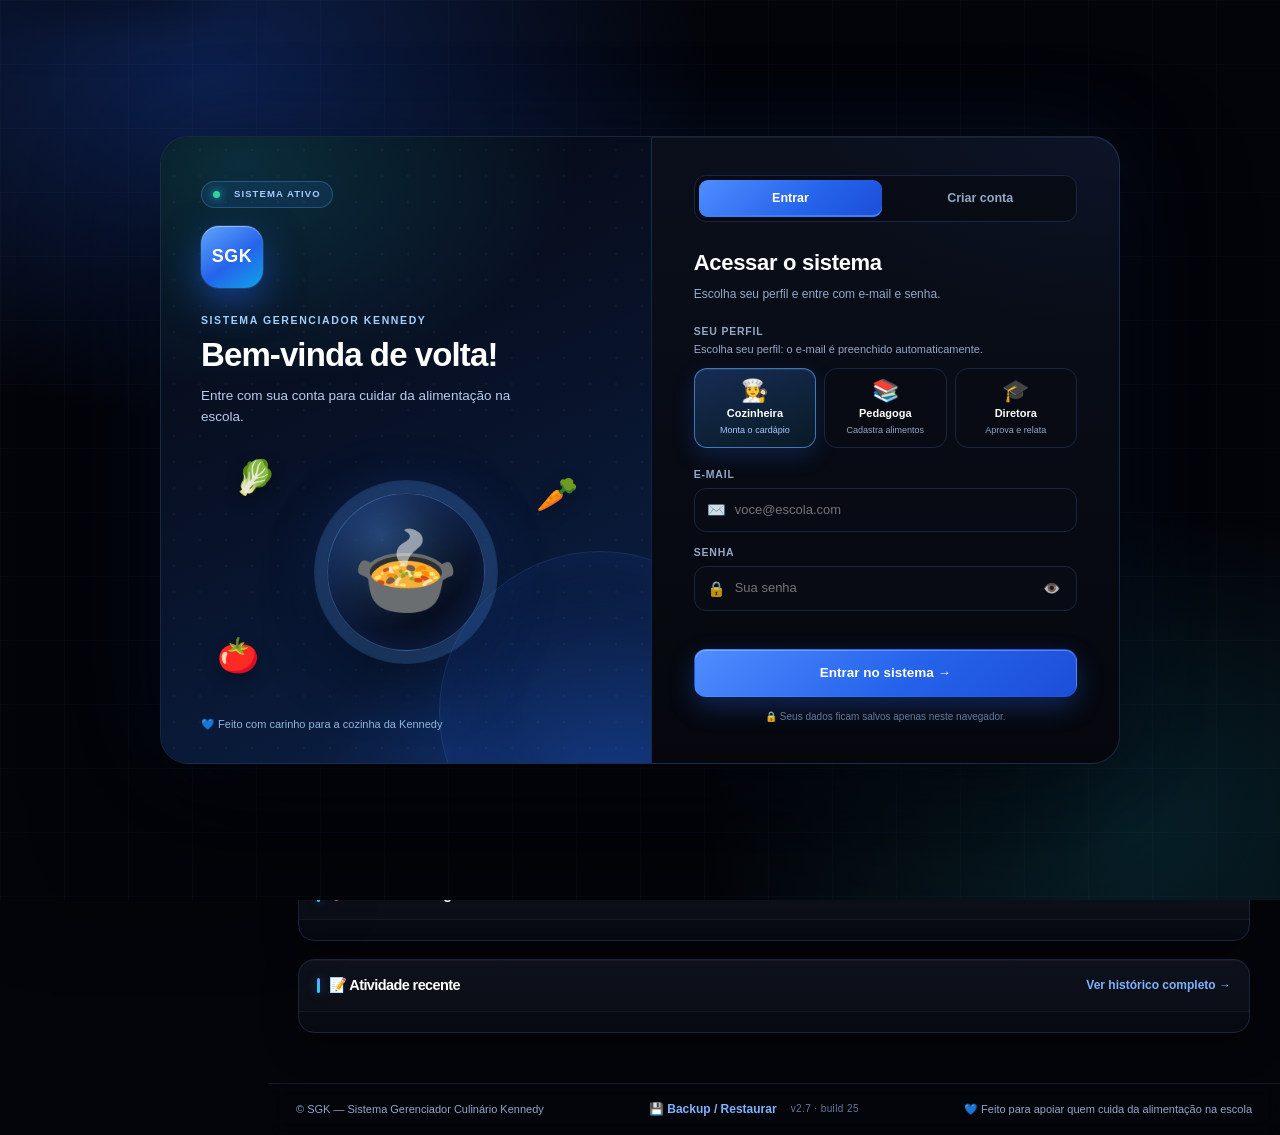
<file: sgk-kennedy/index.html>
<!DOCTYPE html>
<html lang="pt-BR">
<head>
  <meta charset="UTF-8" />
  <meta name="viewport" content="width=device-width, initial-scale=1.0, viewport-fit=cover" />
  <meta name="description" content="SGK — Sistema Gerenciador Culinário Kennedy. Gestão de cozinha escolar, receitas, estoque, higiene e relatórios para a direção." />
  <meta name="application-name" content="SGK Kennedy" />
  <meta name="theme-color" content="#04050a" />
  <meta name="color-scheme" content="dark light" />
  <!-- Política de segurança: só executa scripts e carrega recursos locais (exceto fontes do Google) -->
  <meta http-equiv="Content-Security-Policy"
        content="default-src 'self'; script-src 'self'; style-src 'self' 'unsafe-inline' https://fonts.googleapis.com; font-src 'self' https://fonts.gstatic.com data:; img-src 'self' data:; connect-src 'self'; form-action 'self'; base-uri 'self'; object-src 'none'; frame-src 'none'" />
  <meta name="referrer" content="strict-origin-when-cross-origin" />
  <meta name="robots" content="index, follow" />
  <meta name="apple-mobile-web-app-capable" content="yes" />
  <meta name="mobile-web-app-capable" content="yes" />
  <meta name="apple-mobile-web-app-status-bar-style" content="black-translucent" />
  <meta name="apple-mobile-web-app-title" content="SGK" />
  <meta property="og:type" content="website" />
  <meta property="og:site_name" content="SGK — Sistema Gerenciador Kennedy" />
  <meta property="og:title" content="SGK — Sistema Gerenciador Kennedy" />
  <meta property="og:description" content="Gestão de cozinha escolar: receitas passo a passo, cardápio semanal, estoque, higiene e relatórios para a direção." />
  <meta property="og:url" content="https://sgk-kennedy.onrender.com/" />
  <meta property="og:image" content="https://sgk-kennedy.onrender.com/favicon.svg" />
  <meta name="twitter:card" content="summary" />
  <meta name="twitter:title" content="SGK — Sistema Gerenciador Kennedy" />
  <meta name="twitter:description" content="Gestão de cozinha escolar: receitas, cardápio, estoque, higiene e relatórios." />
  <title>SGK — Sistema Gerenciador Kennedy</title>
  <link rel="icon" type="image/svg+xml" href="favicon.svg" />
  <link rel="preconnect" href="https://fonts.googleapis.com" />
  <link rel="preconnect" href="https://fonts.gstatic.com" crossorigin />
  <link href="https://fonts.googleapis.com/css2?family=Inter:wght@400;500;600;700;800&family=Plus+Jakarta+Sans:wght@500;600;700;800&display=swap" rel="stylesheet" />
  <link rel="stylesheet" href="css/styles.css?v=25" />
</head>
<body>
  <noscript>
    <div style="padding:24px;text-align:center;font-family:sans-serif">
      <h1>JavaScript necessário</h1>
      <p>O SGK precisa de JavaScript ativado no navegador para funcionar.</p>
    </div>
  </noscript>
  <a class="skip-link" href="#content">Pular para o conteúdo</a>

  <!-- ===== Tela de login ===== -->
  <div class="login-screen" id="loginScreen">
    <div class="login-card">
      <div class="login-brand">
        <span class="login-status">Sistema ativo</span>
        <div class="login-logo">SGK</div>
        <span class="login-eyebrow">Sistema Gerenciador Kennedy</span>
        <h2>Bem-vinda de volta!</h2>
        <p>Entre com sua conta para cuidar da alimentação na escola.</p>
        <div class="login-ilustracao" aria-hidden="true">
          <span class="li-prato">🍲</span>
          <span class="li-item li-a">🥬</span>
          <span class="li-item li-b">🍅</span>
          <span class="li-item li-c">🥕</span>
        </div>
        <div class="login-brand-foot">💙 Feito com carinho para a cozinha da Kennedy</div>
      </div>

      <div class="login-form-area">
        <div class="login-tabs" role="tablist" aria-label="Acesso ao sistema">
          <button class="login-tab active" data-aba="entrar" role="tab" aria-selected="true" aria-controls="formLogin">Entrar</button>
          <button class="login-tab" data-aba="criar" role="tab" aria-selected="false" aria-controls="formCriar">Criar conta</button>
        </div>

        <form class="login-form" id="formLogin">
          <h3>Acessar o sistema</h3>
          <p class="login-sub">Escolha seu perfil e entre com e-mail e senha.</p>
          <label for="perfilGrupo">Seu perfil</label>
          <p class="login-dica">Escolha seu perfil: o e-mail é preenchido automaticamente.</p>
          <div class="perfil-opcoes" id="perfilGrupo" role="radiogroup" aria-label="Selecionar perfil no login">
            <button type="button" class="perfil-opcao active" data-perfil="tia" role="radio" aria-checked="true">
              <span class="po-ico">👩‍🍳</span><strong>Cozinheira</strong><small>Monta o cardápio</small>
            </button>
            <button type="button" class="perfil-opcao" data-perfil="pedagoga" role="radio" aria-checked="false">
              <span class="po-ico">📚</span><strong>Pedagoga</strong><small>Cadastra alimentos</small>
            </button>
            <button type="button" class="perfil-opcao" data-perfil="diretora" role="radio" aria-checked="false">
              <span class="po-ico">🎓</span><strong>Diretora</strong><small>Aprova e relata</small>
            </button>
          </div>
          <label for="loginEmail">E-mail</label>
          <div class="campo-login"><span>✉️</span><input type="email" id="loginEmail" placeholder="voce@escola.com" autocomplete="username" maxlength="120" required /></div>
          <label for="loginSenha">Senha</label>
          <div class="campo-login"><span>🔒</span>
            <input type="password" id="loginSenha" placeholder="Sua senha" autocomplete="current-password" maxlength="128" required />
            <button type="button" class="ver-senha" data-ver-senha="loginSenha" aria-label="Mostrar senha" title="Mostrar senha">👁️</button>
          </div>
          <div class="login-erro" id="loginErro"></div>
          <button type="submit" class="btn btn-primary login-submit">Entrar no sistema →</button>
          <p class="login-nota">🔒 Seus dados ficam salvos apenas neste navegador.</p>
        </form>

        <form class="login-form oculto" id="formCriar">
          <h3>Criar sua conta</h3>
          <p class="login-sub">Escolha seu perfil e crie sua conta.</p>
          <label for="criarNome">Nome</label>
          <div class="campo-login"><span>👤</span><input type="text" id="criarNome" placeholder="Seu nome" autocomplete="name" maxlength="80" required /></div>
          <label for="criarEmail">E-mail</label>
          <div class="campo-login"><span>✉️</span><input type="email" id="criarEmail" placeholder="voce@escola.com" autocomplete="username" maxlength="120" required /></div>
          <label for="criarSenha">Senha</label>
          <div class="campo-login"><span>🔒</span>
            <input type="password" id="criarSenha" placeholder="Mínimo 4 caracteres" minlength="4" maxlength="128" autocomplete="new-password" required />
            <button type="button" class="ver-senha" data-ver-senha="criarSenha" aria-label="Mostrar senha" title="Mostrar senha">👁️</button>
          </div>
          <label for="criarPerfil">Perfil</label>
          <div class="campo-login"><span>🎭</span>
            <select id="criarPerfil">
              <option value="tia">👩‍🍳 Cozinheira</option>
              <option value="pedagoga">📚 Pedagoga</option>
              <option value="diretora">🎓 Diretora Pedagoga</option>
            </select>
          </div>
          <div class="login-erro" id="criarErro"></div>
          <button type="submit" class="btn btn-primary login-submit">Criar conta e entrar →</button>
        </form>
      </div>
    </div>
  </div>

  <!-- ===== Overlay de fundo (mobile) ===== -->
  <div class="sidebar-overlay" id="sidebarOverlay"></div>

  <!-- ===== Sidebar ===== -->
  <aside class="sidebar" id="sidebar">
    <div class="sidebar-logo">
      <div class="logo-mark">SGK</div>
      <div class="logo-text">
        <strong>Sistema Gerenciador</strong>
        <span>Culinário Kennedy</span>
      </div>
      <button class="sidebar-close" id="sidebarClose" aria-label="Fechar menu">✕</button>
    </div>

    <nav class="sidebar-nav" id="sidebarNav">
      <p class="nav-label">GERAL</p>
      <button class="nav-item active" data-section="inicio">
        <span class="nav-icon">🏠</span><span>Início</span>
      </button>
      <button class="nav-item" data-section="cardapio">
        <span class="nav-icon">📅</span><span>Cardápio Semanal</span>
      </button>
      <button class="nav-item" data-section="receitas">
        <span class="nav-icon">📖</span><span>Receitas</span>
        <span class="nav-badge" id="badgeReceitas">0</span>
      </button>
      <button class="nav-item" data-section="estoque">
        <span class="nav-icon">📦</span><span>Estoque</span>
        <span class="nav-badge alert" id="badgeEstoque">0</span>
      </button>
      <button class="nav-item" data-section="higiene">
        <span class="nav-icon">🧼</span><span>Higiene e Boas Práticas</span>
      </button>
      <button class="nav-item" data-section="avisos">
        <span class="nav-icon">🔔</span><span>Avisos</span>
        <span class="nav-badge alert" id="badgeAvisos">0</span>
      </button>

      <p class="nav-label diretora-label">DIRETORA PEDAGÓGICA</p>
      <button class="nav-item nav-diretora" data-section="aprovacoes">
        <span class="nav-icon">✅</span><span>Aprovar Receitas</span>
        <span class="nav-badge" id="badgeAprovacoes">0</span>
      </button>
      <button class="nav-item nav-diretora" data-section="relatorio">
        <span class="nav-icon">📊</span><span>Relatório de Desperdício</span>
      </button>
    </nav>

    <div class="sidebar-footer">
      <div class="sidebar-footer-icon">💙</div>
      <div>
        <strong>Feito com carinho</strong>
        <span>para a cozinha da Kennedy</span>
      </div>
    </div>
  </aside>

  <!-- ===== Área principal ===== -->
  <div class="main-wrap">
    <!-- Topbar -->
    <header class="topbar">
      <button class="menu-toggle" id="menuToggle" aria-label="Abrir menu">☰</button>

      <div class="topbar-title">
        <span class="topbar-sub" id="topbarSub">SGK / Início</span>
        <h1 id="topbarTitle">Início</h1>
      </div>

      <div class="topbar-actions">
        <div class="role-switch" title="Alternar perfil de acesso">
          <span class="role-label">Acesso:</span>
          <select id="roleSelect" aria-label="Selecionar perfil">
            <option value="tia">👩‍🍳 Cozinheira</option>
            <option value="pedagoga">📚 Pedagoga</option>
            <option value="diretora">🎓 Diretora Pedagoga</option>
          </select>
        </div>
        <div class="busca-topo">
          <span class="lupa">🔍</span>
          <input type="search" id="buscaGlobal" placeholder="Buscar em tudo..." aria-label="Buscar em todo o sistema" />
        </div>
        <button class="icon-btn" id="btnTema" aria-label="Alternar tema" title="Alternar tema claro/escuro">🌙</button>
        <button class="icon-btn" id="btnSair" aria-label="Sair da conta" title="Sair da conta">🚪</button>
        <button class="icon-btn" id="btnNotificacoes" aria-label="Notificações" title="Notificações">
          🔔<span class="dot" id="notifDot"></span>
        </button>
        <div class="user-chip">
          <span class="avatar" id="userAvatar">👩‍🍳</span>
          <div class="user-info">
            <strong id="userName">Cozinheira</strong>
            <span id="userRole">Cozinheira</span>
          </div>
        </div>
      </div>
    </header>

    <!-- Conteúdo das seções -->
    <main class="content" id="content">
      <!-- SEÇÃO: INÍCIO -->
      <section class="section active" id="section-inicio">
        <div class="hero">
          <div class="hero-text">
            <span class="hero-eyebrow">🏫 Sistema Gerenciador Kennedy</span>
            <h2>Bem-vinda ao <span>SGK</span>!</h2>
            <p>
              Tudo o que a cozinha da escola precisa em um só lugar: receitas passo a passo,
              cardápio da semana, controle de estoque, dicas de higiene e relatórios para a direção.
            </p>
            <span class="hero-date" id="heroDate"></span>
            <div class="hero-actions">
              <button class="btn btn-primary" data-go="receitas">📖 Ver Receitas</button>
              <button class="btn btn-outline" data-go="cardapio">📅 Cardápio da Semana</button>
              <button class="btn btn-ghost" id="btnCadastrarAlimento">➕ Cadastrar alimento</button>
              <button class="btn btn-outline so-tia" id="btnDesperdicioRapido">⚖️ Registrar desperdício do dia</button>
            </div>
          </div>
          <div class="hero-art" aria-hidden="true">
            <div class="plate">🍲</div>
            <span class="float f1">🥕</span>
            <span class="float f2">🍅</span>
            <span class="float f3">🥬</span>
            <span class="float f4">🍊</span>
          </div>
        </div>

        <div class="stats-grid" id="statsGrid"></div>

        <div class="section-heading">
          <div>
            <h3>Acesso rápido</h3>
            <p>Atalhos para o que você mais usa no dia a dia</p>
          </div>
        </div>
        <div class="quick-grid">
          <button class="quick-card qc-green" data-go="receitas">
            <span class="qc-icon">📖</span>
            <strong>Receitas</strong>
            <span>Modo de preparo passo a passo e dicas de produtividade.</span>
            <span class="qc-arrow">Acessar →</span>
          </button>
          <button class="quick-card qc-orange" data-go="cardapio">
            <span class="qc-icon">📅</span>
            <strong>Cardápio</strong>
            <span>Planejamento completo das refeições da semana.</span>
            <span class="qc-arrow">Acessar →</span>
          </button>
          <button class="quick-card qc-blue" data-go="estoque">
            <span class="qc-icon">📦</span>
            <strong>Estoque</strong>
            <span>Controle de quantidade, validade e reposição.</span>
            <span class="qc-arrow">Acessar →</span>
          </button>
          <button class="quick-card qc-purple" data-go="higiene">
            <span class="qc-icon">🧼</span>
            <strong>Higiene</strong>
            <span>Boas práticas para uma cozinha segura e saudável.</span>
            <span class="qc-arrow">Acessar →</span>
          </button>
        </div>

        <div class="two-col">
          <div class="panel" style="grid-column:1/-1">
            <div class="panel-head">
              <h3>🔔 Últimos avisos</h3>
              <button class="link-btn" data-go="avisos">Ver todos →</button>
            </div>
            <div id="homeAvisos" class="mini-list"></div>
          </div>
          <div class="panel so-nao-tia" style="grid-column:1/-1">
            <div class="panel-head">
              <h3>🧼 Checklist de higiene da cozinha</h3>
              <button class="link-btn" data-go="higiene">Ver histórico →</button>
            </div>
            <div id="homeChecklist" class="mini-list"></div>
          </div>
          <div class="panel" style="grid-column:1/-1">
            <div class="panel-head">
              <h3>📝 Atividade recente</h3>
              <button class="link-btn" id="btnHistorico">Ver histórico completo →</button>
            </div>
            <div id="homeAtividade" class="mini-list"></div>
          </div>
        </div>
      </section>

      <!-- SEÇÃO: CARDÁPIO -->
      <section class="section" id="section-cardapio">
        <div class="page-intro">
          <div>
            <h2>📅 Cardápio Semanal</h2>
            <p>O planejamento de todas as refeições. Clique em um dia para ver os detalhes. As tias montam o cardápio.</p>
          </div>
          <div style="display:flex;gap:8px;flex-wrap:wrap">
            <button class="btn btn-primary so-tia" id="btnMontarCardapio">➕ Montar cardápio</button>
            <button class="btn btn-outline" id="btnImprimirCardapio">🖨️ Imprimir cardápio</button>
          </div>
        </div>
        <div class="filtro-categoria-wrap">
          <span class="rotulo">🔍 Buscar no cardápio:</span>
          <div class="busca-wrap" style="margin-left:0;width:100%;max-width:360px">
            <span>🔎</span><input type="search" id="buscaCardapio" placeholder="Ex.: frango, suco, sobremesa..." aria-label="Buscar no cardápio" />
          </div>
        </div>
        <div class="semana-tabs" id="semanaTabs"></div>
        <div id="cardapioDetalhe"></div>
        <div class="panel" style="margin-top: 22px;">
          <div class="panel-head">
            <h3>📋 Visão geral da semana</h3>
          </div>
          <div class="tabela-wrap">
            <table class="tabela">
              <thead>
                <tr>
                  <th>Dia</th><th>Café da manhã</th><th>Almoço</th><th>Lanche</th><th>Sobremesa</th>
                </tr>
              </thead>
              <tbody id="cardapioTabela"></tbody>
            </table>
          </div>
        </div>
      </section>

      <!-- SEÇÃO: RECEITAS -->
      <section class="section" id="section-receitas">
        <div class="page-intro">
          <div>
            <h2>📖 Receitas passo a passo</h2>
            <p>Preparo eficiente, produtivo e seguro para a cozinha escolar.</p>
          </div>
          <button class="btn btn-primary" id="btnNovaReceita">➕ Nova receita</button>
        </div>
        <p class="hint" style="margin: -4px 0 14px">Mais de 1.000 receitas organizadas por categoria. Use os filtros ou a busca para encontrar a receita ideal.</p>

        <div class="filtros" id="filtrosReceitas">
          <button class="chip active" data-cat="Todas">Todas</button>
          <button class="chip" data-cat="Prato principal">Pratos principais</button>
          <button class="chip" data-cat="Acompanhamento">Acompanhamentos</button>
          <button class="chip" data-cat="Salada">Saladas</button>
          <button class="chip" data-cat="Ovos">🥚 Ovos</button>
          <button class="chip" data-cat="Peixes">🐟 Peixes</button>
          <button class="chip" data-cat="Bebida">Bebidas</button>
          <button class="chip" data-cat="Sobremesa">Sobremesas</button>
          <button class="chip" data-cat="Salgados">Salgados</button>
          <div class="busca-wrap">
            <span>🔍</span>
            <input type="search" id="buscaReceita" placeholder="Buscar receita..." aria-label="Buscar receita" />
          </div>
        </div>

        <p class="resumo-busca" id="resumoReceitas"></p>
        <div class="receitas-grupos" id="receitasGrid"></div>
      </section>

      <!-- SEÇÃO: ESTOQUE -->
      <section class="section" id="section-estoque">
        <div class="page-intro">
          <div>
            <h2>📦 Controle de Estoque</h2>
            <p>Cadastre alimentos com quantidade, preço e validade. Cozinheira, Pedagoga e Diretora podem gerenciar o estoque. Remova qualquer item quando precisar.</p>
          </div>
          <button class="btn btn-primary" id="btnNovoItem">➕ Cadastrar alimento</button>
        </div>

        <div class="filtro-categoria-wrap" id="filtrosEstoque"></div>
        <div class="stats-grid stats-pequeno" id="estoqueStats"></div>

        <div class="alerta-box" id="alertaEstoque"></div>

        <div class="panel">
          <div class="panel-head">
            <h3>📋 Inventário</h3>
            <div class="busca-wrap">
              <span>🔍</span>
              <input type="search" id="buscaEstoque" placeholder="Buscar item..." aria-label="Buscar item no estoque" />
            </div>
          </div>
          <div class="tabela-wrap">
            <table class="tabela" id="tabelaEstoque">
              <thead>
                <tr>
                  <th>Item</th><th>Categoria</th><th>Quantidade</th><th>Preço unit.</th><th>Valor total</th><th>Mínimo</th><th>Validade</th><th>Status</th><th>Ações</th>
                </tr>
              </thead>
              <tbody id="estoqueTbody"></tbody>
            </table>
          </div>
        </div>
      </section>

      <!-- SEÇÃO: HIGIENE -->
      <section class="section" id="section-higiene">
        <div class="page-intro">
          <div>
            <h2>🧼 Higiene e Boas Práticas</h2>
            <p>Cuidados essenciais para preservar a saúde de todos na escola.</p>
          </div>
        </div>
        <div class="filtro-categoria-wrap">
          <span class="rotulo">🔍 Buscar dica:</span>
          <div class="busca-wrap" style="margin-left:0;width:100%;max-width:340px">
            <span>🔎</span><input type="search" id="buscaHigiene" placeholder="Ex.: mãos, geladeira, alergia..." aria-label="Buscar dica de higiene" />
          </div>
        </div>
        <div class="higiene-banner">
          <div class="hb-icon">🛡️</div>
          <div>
            <strong>Cozinha segura é cozinha saudável!</strong>
            <p>Siga estas orientações todos os dias. Marque os itens conferidos no checklist abaixo.</p>
          </div>
        </div>
        <div class="higiene-grid" id="higieneGrid"></div>

        <div class="panel so-tia" style="margin-top: 24px;">
          <div class="panel-head">
            <h3>✅ Checklist diário de higiene</h3>
            <button class="link-btn" id="resetChecklist">Resetar checklist ↻</button>
          </div>
          <div class="checklist" id="checklist"></div>
          <div class="checklist-progress">
            <div class="progress-info"><span>Progresso de hoje</span><strong id="checklistTexto">0 de 0</strong></div>
            <div class="progress-bar"><div class="progress-fill" id="checklistBar"></div></div>
          </div>
        </div>

        <div class="panel so-nao-tia" style="margin-top: 24px;">
          <div class="panel-head">
            <h3>📋 Checklists concluídos pela cozinha</h3>
            <span class="rotulo">Comprovante das tias</span>
          </div>
          <div id="checklistRegistros"></div>
        </div>
      </section>

      <!-- SEÇÃO: AVISOS -->
      <section class="section" id="section-avisos">
        <div class="page-intro">
          <div>
            <h2>🔔 Avisos</h2>
            <p>Comunicações entre a direção e a equipe da cozinha.</p>
          </div>
          <button class="btn btn-primary" id="btnNovoAviso">➕ Criar aviso</button>
        </div>
        <div class="filtro-categoria-wrap">
          <span class="rotulo">🔍 Buscar aviso:</span>
          <div class="busca-wrap" style="margin-left:0;width:100%;max-width:340px">
            <span>🔎</span><input type="search" id="buscaAvisos" placeholder="Ex.: manutenção, cardápio, entrega..." aria-label="Buscar aviso" />
          </div>
        </div>
        <div class="avisos-lista" id="avisosLista"></div>
      </section>

      <!-- SEÇÃO: APROVAÇÕES -->
      <section class="section" id="section-aprovacoes">
        <div class="page-intro">
          <div>
            <h2>✅ Aprovação de Receitas</h2>
            <p>Receitas enviadas pela equipe aguardando análise da direção pedagógica.</p>
          </div>
        </div>
        <div id="aprovacoesLista"></div>
      </section>

      <!-- SEÇÃO: RELATÓRIO -->
      <section class="section" id="section-relatorio">
        <div class="page-intro">
          <div>
            <h2>📊 Relatório de Desperdício</h2>
            <p id="relatorioSubtitulo">Acompanhamento mensal de perdas e sugestões de redução.</p>
          </div>
          <div style="display:flex;gap:8px;flex-wrap:wrap">
            <button class="btn btn-primary" id="btnNovoDesperdicio">⚖️ Registrar desperdício do dia</button>
            <button class="btn btn-outline" id="btnMetaDesperdicio">🎯 Definir meta</button>
          </div>
        </div>

        <div class="panel" id="painelMetas" style="margin-bottom: 18px"></div>

        <div class="stats-grid" id="relatorioStats"></div>

        <div class="two-col relatorio-charts">
          <div class="panel">
            <div class="panel-head"><h3>📈 Desperdício por semana</h3></div>
            <div class="chart" id="chartSemanas"></div>
          </div>
          <div class="panel">
            <div class="panel-head"><h3>🥧 Por motivo</h3></div>
            <div class="chart" id="chartMotivos"></div>
          </div>
        </div>

        <div class="panel">
          <div class="panel-head">
            <h3>📋 Registros do mês</h3>
            <div style="display:flex;align-items:center;gap:12px;flex-wrap:wrap">
              <div class="busca-wrap" style="margin-left:0">
                <span>🔍</span><input type="search" id="buscaDesperdicio" placeholder="Buscar registro..." aria-label="Buscar registro de desperdício" />
              </div>
              <button class="link-btn" id="btnExportar">⬇️ Exportar CSV</button>
            </div>
          </div>
          <div class="tabela-wrap">
            <table class="tabela">
              <thead>
                <tr><th>Data</th><th>Item</th><th>Quantidade</th><th>Motivo</th><th>Prejuízo estimado</th><th>Ações</th></tr>
              </thead>
              <tbody id="desperdicioTbody"></tbody>
            </table>
          </div>
        </div>

        <div class="sugestoes-box">
          <h3>💡 Sugestões para reduzir o desperdício</h3>
          <div id="sugestoesDesperdicio"></div>
        </div>
      </section>
    </main>

    <footer class="footer">
      <span>© <span id="anoAtual"></span> SGK — Sistema Gerenciador Culinário Kennedy</span>
      <span class="footer-acoes">
        <button class="link-btn" id="btnBackup">💾 Backup / Restaurar</button>
        <span class="footer-versao">v2.7 · build <span id="buildNum">25</span></span>
      </span>
      <span>💙 Feito para apoiar quem cuida da alimentação na escola</span>
    </footer>
  </div>

  <!-- ===== Navegação inferior (mobile) ===== -->
  <nav class="bottom-nav" id="bottomNav" aria-label="Navegação rápida">
    <button data-section="inicio" class="active" aria-label="Início"><span class="bn-ico">🏠</span>Início</button>
    <button data-section="cardapio" aria-label="Cardápio"><span class="bn-ico">📅</span>Cardápio</button>
    <button data-section="receitas" aria-label="Receitas"><span class="bn-ico">📖</span>Receitas</button>
    <button data-section="estoque" aria-label="Estoque"><span class="bn-ico">📦</span>Estoque</button>
    <button id="bottomMenu" aria-label="Abrir menu completo"><span class="bn-ico">☰</span>Menu</button>
  </nav>

  <!-- ===== Modal genérico ===== -->
  <div class="modal-overlay" id="modalOverlay">
    <div class="modal" role="dialog" aria-modal="true" aria-labelledby="modalTitle">
      <div class="modal-head">
        <h3 id="modalTitle">Título</h3>
        <button class="modal-close" id="modalClose" aria-label="Fechar">✕</button>
      </div>
      <div class="modal-body" id="modalBody"></div>
      <div class="modal-foot" id="modalFoot"></div>
    </div>
  </div>

  <!-- ===== Botão voltar ao topo ===== -->
  <button class="btn-topo" id="btnTopo" aria-label="Voltar ao topo" title="Voltar ao topo">↑</button>

  <!-- ===== Toast ===== -->
  <div class="toast-container" id="toastContainer" aria-live="polite" aria-atomic="true"></div>

  <script src="js/data.js?v=25"></script>
  <script src="js/videos-data.js?v=25"></script>
  <script src="js/receitas-extras.js?v=25"></script>
  <script src="js/receitas-ovos-peixes.js?v=25"></script>
  <script src="js/app.js?v=25"></script>
</body>
</html>
</file>
<file: sgk-kennedy/css/styles.css>
/* ============================================================
   SGK — Sistema Gerenciador Kennedy
   Tema escuro (padrão) + tema claro opcional
   ============================================================ */

:root {
  /* Obsidian Blue — preto profundo + azul elétrico */
  --bg: #04050a;
  --bg-2: #060810;
  --surface: #090c15;
  --surface-2: #0d1220;
  --surface-3: #121a2c;
  --border: #1a2540;
  --border-soft: #111a2b;
  --text: #f2f7ff;
  --muted: #93a8c9;
  --muted-2: #647a9d;

  /* Marca (mantém os nomes antigos por compatibilidade) */
  --verde: #3b82f6;
  --verde-forte: #2563eb;
  --verde-escuro: #bfdbfe;
  --verde-tinto: rgba(59, 130, 246, 0.14);
  --laranja: #fbbf24;
  --laranja-tinto: rgba(251, 191, 36, 0.12);
  --azul: #22d3ee;
  --azul-tinto: rgba(34, 211, 238, 0.10);
  --vermelho: #fb7185;
  --vermelho-tinto: rgba(251, 113, 133, 0.12);
  --roxo: #818cf8;
  --roxo-tinto: rgba(129, 140, 248, 0.13);
  --amarelo: #facc15;

  /* Cores semânticas */
  --sucesso: #34d399;
  --sucesso-tinto: rgba(52, 211, 153, 0.12);
  --primaria: var(--verde);
  --primaria-forte: var(--verde-forte);
  --primaria-tinto: var(--verde-tinto);

  --sombra: inset 0 1px 0 rgba(255,255,255,.035), 0 12px 34px rgba(0,0,0,.38);
  --sombra-md: 0 24px 60px rgba(0,0,0,.52);
  --glow: 0 0 0 1px rgba(59,130,246,.14), 0 12px 40px rgba(37,99,235,.16);
  --raio: 18px;
  --sidebar-w: 268px;
  --foco: 0 0 0 3px rgba(59, 130, 246, 0.32);
}

/* Tema claro (botão 🌙/☀️ no topo) */
body.claro {
  --bg: #f4f7fd;
  --bg-2: #eaf1fb;
  --surface: #ffffff;
  --surface-2: #f6f9ff;
  --surface-3: #e8effb;
  --border: #d7e2f2;
  --border-soft: #e8eef8;
  --text: #0b1526;
  --muted: #5a6f8f;
  --muted-2: #8295b1;

  --verde: #2563eb;
  --verde-forte: #1d4ed8;
  --verde-escuro: #1e40af;
  --verde-tinto: #e8f1ff;
  --laranja: #b45309;
  --laranja-tinto: #fff4e2;
  --azul: #0e7490;
  --azul-tinto: #e2f7fb;
  --vermelho: #dc2626;
  --vermelho-tinto: #fdecec;
  --roxo: #6366f1;
  --roxo-tinto: #eef0ff;
  --amarelo: #b45309;

  --sucesso: #059669;
  --sucesso-tinto: #e5f8ef;

  --sombra: 0 1px 2px rgba(15, 40, 70, 0.05), 0 8px 24px rgba(15, 40, 70, 0.07);
  --sombra-md: 0 16px 40px rgba(15, 40, 70, 0.12);
  --glow: 0 6px 22px rgba(37, 99, 235, 0.10);
  --foco: 0 0 0 3px rgba(37, 99, 235, 0.24);
}

* { margin: 0; padding: 0; box-sizing: border-box; }

html { scroll-behavior: smooth; }

body {
  font-family: "Inter", "Segoe UI", Roboto, Arial, sans-serif;
  background:
    linear-gradient(rgba(120,160,255,.028) 1px, transparent 1px) 0 0 / 72px 72px,
    linear-gradient(90deg, rgba(120,160,255,.028) 1px, transparent 1px) 0 0 / 72px 72px,
    radial-gradient(1200px 760px at 88% -12%, rgba(37,99,235,.20), transparent 62%),
    radial-gradient(1000px 620px at -12% 108%, rgba(34,211,238,.08), transparent 62%),
    var(--bg);
  background-attachment: fixed;
  color: var(--text);
  font-size: 15px;
  line-height: 1.6;
  -webkit-font-smoothing: antialiased;
  transition: background .3s, color .3s;
}

h1, h2, h3, h4, h5 { font-family: "Plus Jakarta Sans", "Inter", sans-serif; letter-spacing: -.5px; }
.oculto { display: none !important; }

button, input, select, textarea { font: inherit; color: inherit; }
button { cursor: pointer; }
a { color: var(--verde); text-decoration: none; }

::selection { background: rgba(59,130,246,.35); color: #fff; }

/* Acessibilidade: foco visível consistente */
:where(button, a, input, select, textarea, [tabindex]):focus-visible {
  outline: none;
  box-shadow: var(--foco);
}
@media (prefers-reduced-motion: reduce) {
  *, *::before, *::after {
    animation-duration: .01ms !important;
    animation-iteration-count: 1 !important;
    transition-duration: .01ms !important;
    scroll-behavior: auto !important;
  }
}

/* Scrollbar */
::-webkit-scrollbar { width: 10px; height: 10px; }
::-webkit-scrollbar-track { background: var(--bg); }
::-webkit-scrollbar-thumb { background: #1d2942; border-radius: 20px; border: 2px solid var(--bg); }
::-webkit-scrollbar-thumb:hover { background: #31507f; }

/* ============================================================
   Sidebar
   ============================================================ */
.sidebar {
  position: fixed;
  inset: 0 auto 0 0;
  width: var(--sidebar-w);
  background:
    radial-gradient(520px 320px at 0% 0%, rgba(59,130,246,.18), transparent 65%),
    linear-gradient(180deg, #070a13 0%, #030409 100%);
  border-right: 1px solid rgba(120, 160, 255, .10);
  color: #dce8f7;
  display: flex;
  flex-direction: column;
  z-index: 100;
  overflow-y: auto;
  box-shadow: 24px 0 80px rgba(0,0,0,.35);
}
body.claro .sidebar { background:
    radial-gradient(520px 320px at 0% 0%, rgba(59,130,246,.20), transparent 65%),
    linear-gradient(180deg, #071022 0%, #03060f 100%); }

.sidebar-logo {
  display: flex;
  align-items: center;
  gap: 11px;
  padding: 24px 18px 20px;
  border-bottom: 1px solid rgba(255,255,255,.06);
}
.logo-mark {
  width: 48px; height: 48px; flex: 0 0 48px;
  border-radius: 15px;
  background: linear-gradient(145deg, #60a5fa, #2563eb 55%, #0ea5e9);
  color: #ffffff;
  display: grid; place-items: center;
  font-family: "Plus Jakarta Sans", sans-serif;
  font-weight: 800; font-size: 14px; letter-spacing: .6px;
  box-shadow: inset 0 1px 0 rgba(255,255,255,.40), 0 10px 30px rgba(37,99,235,.45), 0 0 0 1px rgba(96,165,250,.18);
}
.logo-text { display: flex; flex-direction: column; line-height: 1.25; }
.logo-text strong { font-size: 13px; font-weight: 700; color: #fff; }
.logo-text span { font-size: 11px; color: #7fa4d8; }

.sidebar-close {
  display: none; margin-left: auto;
  background: rgba(255,255,255,.07); border: 0; color: #fff;
  border-radius: 9px; width: 30px; height: 30px;
}

.sidebar-nav { padding: 14px 12px; flex: 1; }
.nav-label {
  font-size: 9.5px; letter-spacing: 1.8px; color: #55719a;
  font-weight: 800; padding: 16px 12px 7px;
}
.diretora-label { margin-top: 6px; border-top: 1px solid rgba(255,255,255,.07); padding-top: 16px; }

.nav-item {
  width: 100%; display: flex; align-items: center; gap: 11px;
  border: 0; background: transparent; color: #a9bedb;
  padding: 11px 12px; border-radius: 12px;
  text-align: left; font-size: 13.5px; font-weight: 500;
  transition: background .18s, color .18s, transform .18s, box-shadow .18s;
  margin-bottom: 3px;
  position: relative;
}
.nav-item:hover { background: rgba(59,130,246,.09); color: #fff; transform: translateX(2px); }
.nav-item.active {
  background: linear-gradient(90deg, rgba(59,130,246,.26), rgba(34,211,238,.05));
  color: #fff; font-weight: 700;
  box-shadow: inset 3px 0 0 #60a5fa, inset 0 0 0 1px rgba(96,165,250,.20), 0 8px 24px rgba(37,99,235,.14);
}
.nav-icon { font-size: 17px; width: 22px; text-align: center; }

.nav-badge {
  margin-left: auto; background: rgba(59,130,246,.18); color: #cfe4ff;
  border: 1px solid rgba(96,165,250,.18);
  font-size: 10px; font-weight: 800; border-radius: 20px;
  padding: 1px 8px; min-width: 22px; text-align: center;
}
.nav-badge.alert { background: rgba(251,113,133,.16); color: #fecdd3; border-color: rgba(251,113,133,.25); }
.nav-badge:empty, .nav-badge.zero { display: none; }

.sidebar-footer {
  margin: auto 12px 16px; padding: 13px;
  background: linear-gradient(135deg, rgba(59,130,246,.10), rgba(34,211,238,.04));
  border: 1px solid rgba(96,165,250,.16);
  border-radius: 13px; display: flex; align-items: center; gap: 10px; font-size: 11px;
  box-shadow: inset 0 1px 0 rgba(255,255,255,.04);
}
.sidebar-footer-icon { font-size: 20px; }
.sidebar-footer strong { display: block; font-size: 11.5px; color: #fff; }
.sidebar-footer span { color: #7fa4d8; }
.sidebar-overlay { display: none; }

/* ============================================================
   Topbar
   ============================================================ */
.main-wrap { margin-left: var(--sidebar-w); min-height: 100vh; display: flex; flex-direction: column; }

.topbar {
  position: sticky; top: 0; z-index: 50;
  background: color-mix(in srgb, var(--bg) 78%, transparent);
  backdrop-filter: blur(22px) saturate(150%);
  border-bottom: 1px solid var(--border-soft);
  padding: 12px 28px;
  display: flex; align-items: center; gap: 16px;
}
.topbar::after {
  content: ""; position: absolute; left: 0; right: 0; bottom: -1px; height: 1px;
  background: linear-gradient(90deg, transparent, rgba(59,130,246,.55), rgba(34,211,238,.30), transparent);
  pointer-events: none;
}
.topbar-title { line-height: 1.2; min-width: 0; }
.topbar-sub { font-size: 10px; color: var(--muted-2); text-transform: uppercase; letter-spacing: 1.4px; font-weight: 800; white-space: nowrap; overflow: hidden; text-overflow: ellipsis; }
.topbar-title h1 { font-size: 19px; color: #fff; white-space: nowrap; overflow: hidden; text-overflow: ellipsis; }

.menu-toggle {
  display: none; border: 1px solid var(--border);
  background: var(--verde-tinto); color: #bfdbfe;
  border-radius: 12px; width: 38px; height: 38px; font-size: 18px;
}

.topbar-actions { margin-left: auto; display: flex; align-items: center; gap: 8px; }
.role-switch {
  display: flex; align-items: center; gap: 7px;
  background: var(--surface); border: 1px solid var(--border);
  border-radius: 12px; padding: 4px 8px 4px 11px;
  box-shadow: inset 0 1px 0 rgba(255,255,255,.03);
}
.role-label { font-size: 10.5px; color: var(--muted); font-weight: 700; text-transform: uppercase; letter-spacing: .5px; }
.role-switch select {
  border: 0; background: transparent; font-weight: 700; font-size: 12.5px;
  color: var(--text); outline: none; cursor: pointer; max-width: 165px;
}
.role-switch select option { background: var(--surface); color: var(--text); }

.icon-btn {
  position: relative; width: 38px; height: 38px;
  border-radius: 12px; border: 1px solid var(--border);
  background: var(--surface); font-size: 16px;
  box-shadow: inset 0 1px 0 rgba(255,255,255,.03);
  transition: background .18s, transform .18s, border-color .18s, box-shadow .18s;
}
.icon-btn:hover { background: var(--verde-tinto); border-color: rgba(96,165,250,.5); transform: translateY(-1px); box-shadow: 0 8px 20px rgba(37,99,235,.18); }
.icon-btn .dot {
  position: absolute; top: 6px; right: 7px; width: 8px; height: 8px;
  border-radius: 50%; background: var(--vermelho); border: 2px solid var(--bg);
  box-shadow: 0 0 10px rgba(251,113,133,.8);
}
.icon-btn .dot.oculto { display: none; }

.user-chip { display: flex; align-items: center; gap: 9px; padding-left: 4px; }
.avatar {
  width: 38px; height: 38px; border-radius: 12px;
  background: linear-gradient(145deg, rgba(59,130,246,.26), rgba(34,211,238,.08));
  border: 1px solid rgba(96,165,250,.24);
  display: grid; place-items: center; font-size: 19px;
  box-shadow: inset 0 1px 0 rgba(255,255,255,.08);
}
.user-info { line-height: 1.2; }
.user-info strong { display: block; font-size: 12.5px; color: #fff; }
.user-info span { font-size: 10.5px; color: var(--muted); }

/* ============================================================
   Conteúdo
   ============================================================ */
.content { padding: 30px 30px 46px; flex: 1; max-width: 1600px; width: 100%; margin: 0 auto; }
.section { display: none; animation: fade .35s ease; }
.section.active { display: block; }
@keyframes fade { from { opacity: 0; transform: translateY(9px); } to { opacity: 1; transform: none; } }

.page-intro {
  display: flex; align-items: flex-end; justify-content: space-between;
  gap: 15px; margin-bottom: 24px; flex-wrap: wrap;
}
.page-intro h2 {
  display: flex; align-items: center; gap: 11px;
  font-size: 25px; color: #fff; letter-spacing: -.7px;
}
.page-intro h2::before {
  content: ""; width: 4px; height: 24px; border-radius: 4px;
  background: linear-gradient(180deg, #60a5fa, #22d3ee);
  box-shadow: 0 0 14px rgba(59,130,246,.65);
}
.page-intro p { color: var(--muted); font-size: 13.5px; }

.btn {
  border: 1px solid transparent; border-radius: 12px; padding: 10px 17px;
  font-size: 13px; font-weight: 700;
  display: inline-flex; align-items: center; justify-content: center; gap: 7px;
  transition: transform .15s, box-shadow .2s, background .2s, border-color .2s, filter .2s;
}
.btn:hover { transform: translateY(-1px); }
.btn:active { transform: translateY(0); }
.btn-primary {
  background: linear-gradient(135deg, #4f8dff 0%, #2563eb 55%, #1d4ed8 100%);
  color: #ffffff;
  box-shadow: inset 0 1px 0 rgba(255,255,255,.28), 0 10px 26px rgba(37,99,235,.32);
}
.btn-primary:hover { filter: brightness(1.06); box-shadow: inset 0 1px 0 rgba(255,255,255,.30), 0 14px 34px rgba(37,99,235,.45); }
.btn-outline {
  background: rgba(9, 12, 21, .72); color: var(--text); border-color: var(--border);
  box-shadow: inset 0 1px 0 rgba(255,255,255,.03);
}
.btn-outline:hover { background: var(--verde-tinto); border-color: rgba(96,165,250,.55); color: #dbeafe; }
.btn-ghost { background: rgba(255,255,255,.07); color: #fff; border-color: rgba(255,255,255,.20); backdrop-filter: blur(6px); }
.btn-ghost:hover { background: rgba(255,255,255,.14); border-color: rgba(255,255,255,.32); }
body.claro .btn-ghost { background: rgba(255,255,255,.14); color: #fff; }
.btn-danger { background: rgba(251,113,133,.13); color: var(--vermelho); border-color: rgba(251,113,133,.32); }
.btn-danger:hover { background: rgba(251,113,133,.22); }
.btn-warning { background: var(--laranja); color: #2a1c00; }
.btn-sm { padding: 6px 11px; font-size: 11.5px; border-radius: 9px; }

.link-btn { background: none; border: 0; color: #7db3ff; font-size: 12px; font-weight: 700; }
.link-btn:hover { text-decoration: underline; color: #bfdbfe; }

/* Hero */
.hero {
  background:
    radial-gradient(640px 360px at 86% 0%, rgba(34,211,238,.16), transparent 62%),
    radial-gradient(560px 380px at 12% 112%, rgba(37,99,235,.34), transparent 62%),
    linear-gradient(135deg, #060811 0%, #0a1430 55%, #0b2350 100%);
  border: 1px solid rgba(96,165,250,.26);
  color: #fff; border-radius: 26px; padding: 38px 42px;
  display: grid; grid-template-columns: 1.45fr 1fr; gap: 20px; align-items: center;
  position: relative; overflow: hidden;
  box-shadow: inset 0 1px 0 rgba(255,255,255,.10), 0 30px 80px rgba(0,0,0,.55), 0 0 80px rgba(37,99,235,.12);
}
.hero::before {
  content: ""; position: absolute; inset: 0;
  background-image:
    linear-gradient(rgba(120,160,255,.055) 1px, transparent 1px),
    linear-gradient(90deg, rgba(120,160,255,.055) 1px, transparent 1px);
  background-size: 46px 46px;
  -webkit-mask-image: radial-gradient(75% 85% at 72% 18%, #000, transparent 76%);
  mask-image: radial-gradient(75% 85% at 72% 18%, #000, transparent 76%);
  pointer-events: none;
}
.hero::after {
  content: ""; position: absolute; width: 560px; height: 560px; border-radius: 50%;
  background: radial-gradient(circle, rgba(37,99,235,.38), transparent 64%);
  right: -140px; top: -240px; filter: blur(8px); pointer-events: none;
}
.hero > * { position: relative; z-index: 1; }
.hero-eyebrow {
  display: inline-flex; align-items: center; gap: 7px;
  font-size: 10.5px; letter-spacing: 1.6px; text-transform: uppercase; color: #a8cbff; font-weight: 800;
  background: rgba(59,130,246,.12); border: 1px solid rgba(96,165,250,.28);
  border-radius: 20px; padding: 6px 12px;
  box-shadow: inset 0 1px 0 rgba(255,255,255,.06);
}
.hero h2 { font-size: 36px; margin: 15px 0 11px; line-height: 1.12; letter-spacing: -1.4px; }
.hero h2 span {
  background: linear-gradient(120deg, #93c5fd, #60a5fa 45%, #22d3ee);
  -webkit-background-clip: text; background-clip: text; color: transparent;
}
.hero p { max-width: 570px; font-size: 13.5px; color: #b9ccec; }
.hero-actions { display: flex; gap: 10px; margin-top: 26px; flex-wrap: wrap; }
.hero .btn-outline { color: #fff; border-color: rgba(148,197,255,.32); background: rgba(255,255,255,.05); }
.hero .btn-outline:hover { background: rgba(96,165,250,.16); border-color: rgba(148,197,255,.55); color: #fff; }
.hero .btn-ghost { color: #dbeafe; }
.hero-date { display: block; margin-top: 15px; font-size: 10.5px; letter-spacing: 1.2px; text-transform: uppercase; color: #7f9cc4; font-weight: 700; }

.hero-art { position: relative; height: 210px; display: grid; place-items: center; z-index: 1; }
.plate {
  width: 168px; height: 168px; border-radius: 50%;
  background:
    radial-gradient(circle at 34% 26%, rgba(96,165,250,.32), rgba(6,10,20,.94) 62%);
  border: 1px solid rgba(96,165,250,.38);
  display: grid; place-items: center; font-size: 78px;
  box-shadow:
    0 0 0 12px rgba(59,130,246,.06),
    0 0 0 13px rgba(96,165,250,.16),
    0 30px 70px rgba(0,0,0,.60),
    inset 0 0 50px rgba(37,99,235,.28),
    0 0 60px rgba(37,99,235,.25);
  z-index: 2;
}
.float { position: absolute; font-size: 34px; animation: flutuar 3.5s ease-in-out infinite; filter: drop-shadow(0 8px 12px rgba(0,0,0,.45)); }
.f1 { top: 4px; left: 12%; }
.f2 { top: 60%; left: 2%; animation-delay: .5s; }
.f3 { top: 10%; right: 6%; animation-delay: 1s; }
.f4 { bottom: 2%; right: 12%; animation-delay: 1.5s; }
@keyframes flutuar { 0%,100% { transform: translateY(0) rotate(-6deg); } 50% { transform: translateY(-12px) rotate(6deg); } }

/* Stats */
.stats-grid { display: grid; grid-template-columns: repeat(4, 1fr); gap: 15px; margin: 24px 0; }
.stats-pequeno { grid-template-columns: repeat(5, 1fr); }
.stat-card {
  background: linear-gradient(180deg, rgba(14,19,34,.94), rgba(7,10,18,.94));
  border: 1px solid var(--border); border-radius: var(--raio);
  padding: 18px 19px; display: flex; align-items: center; gap: 14px;
  box-shadow: var(--sombra); transition: transform .2s, border-color .2s, box-shadow .2s;
  position: relative; overflow: hidden;
}
.stat-card:hover { transform: translateY(-3px); border-color: rgba(96,165,250,.45); box-shadow: var(--sombra-md), 0 0 30px rgba(37,99,235,.14); }
.stat-icon {
  width: 47px; height: 47px; flex: 0 0 47px; border-radius: 14px;
  display: grid; place-items: center; font-size: 21px;
}
.stat-info { min-width: 0; }
.stat-info span { font-size: 10px; color: var(--muted); font-weight: 800; display: block; text-transform: uppercase; letter-spacing: .8px; }
.stat-info strong { display: block; font-family: "Plus Jakarta Sans", sans-serif; font-size: 25px; line-height: 1.2; color: #fff; white-space: nowrap; overflow: hidden; text-overflow: ellipsis; letter-spacing: -.7px; }
.stat-info small { font-size: 10.5px; color: var(--muted-2); }

/* Ícones de estatística — família azul (vermelho só para risco) */
.bg-green { background: linear-gradient(135deg, rgba(59,130,246,.26), rgba(34,211,238,.10)); color: #93c5fd; }
.bg-orange { background: linear-gradient(135deg, rgba(34,211,238,.20), rgba(14,165,233,.08)); color: #67e8f9; }
.bg-blue { background: linear-gradient(135deg, rgba(37,99,235,.26), rgba(59,130,246,.10)); color: #bfdbfe; }
.bg-red { background: rgba(251,113,133,.13); color: #fda4af; }
.bg-purple { background: linear-gradient(135deg, rgba(99,102,241,.24), rgba(59,130,246,.08)); color: #a5b4fc; }

.section-heading { margin: 28px 0 15px; }
.section-heading h3 { display: flex; align-items: center; gap: 9px; font-size: 18px; color: #fff; }
.section-heading h3::before {
  content: ""; width: 3px; height: 17px; border-radius: 3px;
  background: linear-gradient(180deg, #60a5fa, #22d3ee);
}
.section-heading p { font-size: 12.5px; color: var(--muted); margin-left: 12px; }

/* Quick access */
.quick-grid { display: grid; grid-template-columns: repeat(auto-fit, minmax(190px, 1fr)); gap: 15px; }
.quick-card {
  --qc: linear-gradient(90deg, #3b82f6, #22d3ee);
  border: 1px solid var(--border); background: linear-gradient(180deg, rgba(13,18,32,.88), rgba(7,10,18,.92));
  border-radius: var(--raio); padding: 20px; text-align: left;
  display: flex; flex-direction: column; gap: 6px;
  position: relative; overflow: hidden;
  box-shadow: var(--sombra);
  transition: transform .2s, box-shadow .2s, border-color .2s, background .2s;
}
.quick-card::before {
  content: ""; position: absolute; inset: 0 0 auto 0; height: 2px;
  background: var(--qc); opacity: .7;
}
.quick-card:hover { transform: translateY(-4px); box-shadow: var(--sombra-md), 0 0 30px rgba(37,99,235,.14); border-color: rgba(96,165,250,.45); background: linear-gradient(180deg, rgba(16,23,41,.94), rgba(8,11,20,.94)); }
.qc-icon {
  width: 46px; height: 46px; border-radius: 13px;
  display: grid; place-items: center; font-size: 24px; margin-bottom: 6px;
  background: linear-gradient(135deg, rgba(59,130,246,.22), rgba(34,211,238,.08));
  border: 1px solid rgba(96,165,250,.20);
  box-shadow: inset 0 1px 0 rgba(255,255,255,.06);
}
.quick-card strong { font-size: 14.5px; color: #fff; }
.quick-card > span:nth-of-type(2) { font-size: 12px; color: var(--muted); min-height: 36px; }
.qc-arrow { font-size: 11.5px; font-weight: 800; margin-top: 4px; color: #7db3ff; transition: transform .2s; }
.quick-card:hover .qc-arrow { transform: translateX(3px); }
.qc-green { --qc: linear-gradient(90deg, #3b82f6, #22d3ee); }
.qc-orange { --qc: linear-gradient(90deg, #22d3ee, #38bdf8); }
.qc-blue { --qc: linear-gradient(90deg, #2563eb, #60a5fa); }
.qc-purple { --qc: linear-gradient(90deg, #6366f1, #3b82f6); }
.qc-cyan { --qc: linear-gradient(90deg, #0ea5e9, #67e8f9); }
.qc-green, .qc-orange, .qc-blue, .qc-purple, .qc-cyan { border-top: 1px solid var(--border); }
.qc-green .qc-arrow, .qc-orange .qc-arrow, .qc-blue .qc-arrow, .qc-purple .qc-arrow, .qc-cyan .qc-arrow { color: #7db3ff; }

/* Panels */
.two-col { display: grid; grid-template-columns: 1fr 1fr; gap: 18px; margin-top: 24px; }
.panel {
  background: linear-gradient(180deg, rgba(11,15,26,.95), rgba(7,10,18,.95));
  border: 1px solid var(--border);
  border-radius: var(--raio); box-shadow: var(--sombra); overflow: hidden;
}
.panel-head {
  padding: 16px 20px; border-bottom: 1px solid var(--border-soft);
  background: rgba(255,255,255,.012);
  display: flex; align-items: center; justify-content: space-between; gap: 12px;
}
.panel-head h3 { display: flex; align-items: center; gap: 9px; font-size: 15px; color: #fff; }
.panel-head h3::before {
  content: ""; width: 3px; height: 15px; border-radius: 3px;
  background: linear-gradient(180deg, #60a5fa, #22d3ee);
  box-shadow: 0 0 10px rgba(59,130,246,.5);
}
.mini-list { padding: 8px 20px 15px; }
.mini-item { display: flex; gap: 11px; align-items: flex-start; padding: 11px 0; border-bottom: 1px dashed var(--border); }
.mini-item:last-child { border: 0; }
.mini-item .mini-ico { font-size: 17px; }
.mini-item strong { display: block; font-size: 12.5px; color: #fff; }
.mini-item p { font-size: 11.5px; color: var(--muted); line-height: 1.45; }
.mini-item small { font-size: 10px; color: var(--muted-2); }

.dica-dia { padding: 23px; font-size: 14px; color: var(--muted); line-height: 1.7; }
.dica-dia strong { color: #fff; }
.dica-dia::before { content: "💡"; font-size: 26px; display: block; margin-bottom: 8px; }

/* ============================================================
   Cardápio
   ============================================================ */
.semana-tabs { display: flex; gap: 8px; flex-wrap: wrap; margin-bottom: 20px; }
.dia-tab {
  border: 1px solid var(--border); background: rgba(9,12,21,.72); border-radius: 12px;
  padding: 9px 15px; display: flex; align-items: center; gap: 7px;
  font-size: 12.5px; font-weight: 700; color: var(--muted);
  transition: all .2s;
  box-shadow: inset 0 1px 0 rgba(255,255,255,.03);
}
.dia-tab:hover { border-color: rgba(96,165,250,.5); color: #dbeafe; background: var(--verde-tinto); }
.dia-tab.active {
  background: linear-gradient(135deg, #4f8dff, #2563eb 60%, #1d4ed8); color: #ffffff;
  border-color: transparent; box-shadow: inset 0 1px 0 rgba(255,255,255,.22), 0 8px 22px rgba(37,99,235,.35);
}

.cardapio-dia {
  background:
    radial-gradient(520px 260px at 100% 0%, rgba(34,211,238,.10), transparent 60%),
    linear-gradient(180deg, rgba(13,18,32,.94), rgba(7,10,18,.94));
  border: 1px solid var(--border); border-radius: var(--raio);
  padding: 24px; box-shadow: var(--sombra);
}
.cardapio-dia h3 { margin-bottom: 16px; font-size: 19px; color: #fff; }
.cardapio-dia-head { display: flex; justify-content: space-between; align-items: center; gap: 12px; flex-wrap: wrap; margin-bottom: 16px; }
.cardapio-dia-head h3 { margin-bottom: 0; }
.cardapio-acoes { display: flex; gap: 8px; flex-wrap: wrap; }
.cardapio-somente-tia { font-size: 11px; color: var(--muted); }
.refeicoes-grid { display: grid; grid-template-columns: repeat(2, 1fr); gap: 12px; }
.refeicao {
  display: flex; gap: 12px; align-items: flex-start;
  background: rgba(9,13,23,.75); border: 1px solid var(--border-soft);
  border-radius: 14px; padding: 15px;
  transition: border-color .2s, background .2s;
}
.refeicao:hover { border-color: rgba(96,165,250,.35); background: rgba(13,20,36,.8); }
.refeicao .re-ico {
  width: 42px; height: 42px; border-radius: 12px; display: grid; place-items: center;
  font-size: 20px; flex: 0 0 42px;
  background: linear-gradient(135deg, rgba(59,130,246,.18), rgba(34,211,238,.06));
  border: 1px solid rgba(96,165,250,.14);
}
.refeicao span { display: block; font-size: 10px; text-transform: uppercase; letter-spacing: .9px; color: var(--muted); font-weight: 800; }
.refeicao strong { font-size: 12.8px; font-weight: 500; line-height: 1.5; color: var(--text); }

/* Tabelas */
.tabela-wrap { overflow-x: auto; }
.tabela { width: 100%; border-collapse: collapse; font-size: 12.5px; }
.tabela th {
  text-align: left; background: rgba(13,18,32,.95); color: var(--muted);
  font-size: 10px; letter-spacing: .8px; text-transform: uppercase;
  padding: 12px 14px; white-space: nowrap;
}
.tabela td { padding: 12px 14px; border-top: 1px solid var(--border-soft); vertical-align: middle; }
.tabela tr:hover td { background: rgba(59,130,246,.06); }
.tabela .nome-cell { font-weight: 700; color: #fff; }

.badge-status { display: inline-block; padding: 3px 9px; border-radius: 20px; font-size: 10px; font-weight: 800; white-space: nowrap; letter-spacing: .2px; }
.bs-ok { background: var(--sucesso-tinto); color: var(--sucesso); }
.bs-baixo { background: var(--laranja-tinto); color: var(--laranja); }
.bs-vencido { background: var(--vermelho-tinto); color: var(--vermelho); }
.bs-aprovada { background: var(--sucesso-tinto); color: var(--sucesso); }
.bs-pendente { background: var(--laranja-tinto); color: var(--laranja); }

/* ============================================================
   Receitas
   ============================================================ */
.filtros { display: flex; gap: 8px; flex-wrap: wrap; align-items: center; margin-bottom: 20px; }
.chip {
  border: 1px solid var(--border); background: rgba(9,12,21,.72); border-radius: 20px;
  padding: 7px 15px; font-size: 12px; font-weight: 700; color: var(--muted);
  transition: all .18s; box-shadow: inset 0 1px 0 rgba(255,255,255,.03);
}
.chip:hover { border-color: rgba(96,165,250,.5); color: #dbeafe; background: var(--verde-tinto); }
.chip.active {
  background: linear-gradient(135deg, #4f8dff, #2563eb 60%, #1d4ed8); color: #ffffff; border-color: transparent;
  box-shadow: inset 0 1px 0 rgba(255,255,255,.22), 0 6px 18px rgba(37,99,235,.32);
}

.busca-wrap {
  display: flex; align-items: center; gap: 7px;
  border: 1px solid var(--border); background: rgba(9,12,21,.72);
  border-radius: 12px; padding: 6px 11px; margin-left: auto;
  transition: border-color .2s, box-shadow .2s;
  box-shadow: inset 0 1px 0 rgba(255,255,255,.03);
}
.busca-wrap:focus-within { border-color: rgba(96,165,250,.55); box-shadow: var(--foco); }
.busca-wrap input { border: 0; outline: none; background: transparent; font-size: 12.5px; width: 170px; }

.receitas-grid { display: grid; grid-template-columns: repeat(3, 1fr); gap: 16px; }
.receita-card {
  background: linear-gradient(180deg, rgba(13,18,32,.94), rgba(7,10,18,.94));
  border: 1px solid var(--border); border-radius: var(--raio);
  overflow: hidden; box-shadow: var(--sombra); transition: transform .2s, box-shadow .2s, border-color .2s;
  display: flex; flex-direction: column;
}
.receita-card:hover { transform: translateY(-4px); box-shadow: var(--sombra-md), 0 0 32px rgba(37,99,235,.14); border-color: rgba(96,165,250,.45); }
.rc-top {
  height: 98px; display: grid; place-items: center; font-size: 48px;
  background:
    radial-gradient(circle at 50% 130%, rgba(59,130,246,.30), transparent 68%),
    linear-gradient(180deg, rgba(16,23,41,.9), rgba(8,11,20,.9));
  position: relative;
}
.rc-top::after {
  content: ""; position: absolute; inset: 0;
  background-image: radial-gradient(rgba(148,190,255,.14) 1px, transparent 1px);
  background-size: 18px 18px; opacity: .5; pointer-events: none;
}
.rc-cat {
  position: absolute; top: 10px; left: 10px; z-index: 1;
  background: rgba(5,8,15,.78); backdrop-filter: blur(8px);
  border: 1px solid rgba(96,165,250,.28); border-radius: 20px; padding: 3px 10px;
  font-size: 9.5px; font-weight: 800; color: #93c5fd;
  text-transform: uppercase; letter-spacing: .6px;
}
.rc-status { position: absolute; top: 10px; right: 10px; z-index: 1; }
.rc-body { padding: 15px 16px; flex: 1; }
.rc-body h4 { font-size: 15px; margin-bottom: 6px; color: #fff; text-align: center; }
.rc-body p { font-size: 11.8px; color: var(--muted); line-height: 1.5; text-align: center; }
.rc-meta { display: flex; justify-content: center; gap: 12px; margin-top: 12px; font-size: 10.5px; color: var(--muted); flex-wrap: wrap; }
.rc-meta span { display: flex; align-items: center; gap: 4px; }
.rc-foot { padding: 12px 16px; border-top: 1px solid var(--border-soft); display: flex; justify-content: space-between; align-items: center; gap: 8px; background: rgba(255,255,255,.012); }
.rc-foot .btn { font-size: 11.5px; padding: 7px 12px; }
.rc-num { font-size: 10.5px; color: var(--muted-2); }

.receitas-grupos { display: flex; flex-direction: column; gap: 28px; }
.receitas-grupo-head {
  display: flex; align-items: baseline; justify-content: space-between; gap: 12px;
  margin-bottom: 12px; padding-bottom: 8px; border-bottom: 1px solid var(--border);
}
.receitas-grupo-head h3 {
  display: flex; align-items: center; gap: 9px;
  font-size: 16px; color: #fff;
}
.receitas-grupo-head h3::before {
  content: ""; width: 3px; height: 16px; border-radius: 3px;
  background: linear-gradient(180deg, #60a5fa, #22d3ee);
  box-shadow: 0 0 10px rgba(59,130,246,.5);
}
.receitas-grupo-head span { font-size: 11px; color: var(--muted); font-weight: 700; }
body.claro .receitas-grupo-head h3 { color: var(--text); }
.mais-receitas { display: flex; justify-content: center; padding: 8px 0 4px; }
.mais-receitas .btn { min-width: 260px; }

/* Modal receita */
.modal-ingredientes { display: grid; grid-template-columns: 1fr 1fr; gap: 8px; margin: 12px 0 22px; }
.ing-item { background: rgba(10,15,27,.8); border: 1px solid var(--border-soft); border-radius: 10px; padding: 8px 11px; font-size: 12.5px; display: flex; justify-content: space-between; gap: 8px; }
.ing-item strong { color: #93c5fd; white-space: nowrap; }
.passo { display: flex; gap: 12px; margin-bottom: 14px; }
.passo-num { width: 28px; height: 28px; flex: 0 0 28px; border-radius: 50%; background: linear-gradient(135deg, #60a5fa, #2563eb); color: #ffffff; display: grid; place-items: center; font-weight: 900; font-size: 12px; box-shadow: 0 6px 16px rgba(37,99,235,.35); }
.passo p { font-size: 13px; line-height: 1.6; }
.dica-lista { background: linear-gradient(100deg, rgba(251,191,36,.10), transparent); border-left: 4px solid var(--laranja); border-radius: 10px; padding: 14px 16px; }
.dica-lista h4 { font-size: 12.5px; color: var(--laranja); margin-bottom: 8px; }
.dica-lista ul { list-style: none; }
.dica-lista li { font-size: 12.3px; color: var(--text); padding: 4px 0 4px 20px; position: relative; line-height: 1.5; }
.dica-lista li::before { content: "✔"; position: absolute; left: 0; color: var(--laranja); font-weight: 900; }
.modal-section-title { font-size: 12px; text-transform: uppercase; letter-spacing: 1px; color: var(--muted); font-weight: 800; margin: 20px 0 10px; border-bottom: 1px solid var(--border-soft); padding-bottom: 6px; }

/* Porcionamento e vídeos dentro da receita */
.porcao-box {
  display: flex; align-items: center; gap: 12px;
  background: linear-gradient(100deg, var(--verde-tinto), transparent);
  border: 1px dashed rgba(96,165,250,.4);
  border-radius: 12px; padding: 12px 14px; margin: 14px 0 0;
}
.porcao-box .pb-ico { font-size: 26px; }
.porcao-box strong { display: block; font-size: 12px; color: #93c5fd; text-transform: uppercase; letter-spacing: .6px; }
.porcao-box p { font-size: 12.5px; color: var(--text); margin-top: 2px; }

.receita-videos { display: grid; grid-template-columns: 1fr; gap: 8px; margin-bottom: 4px; }
.receita-video {
  display: flex; align-items: center; gap: 11px;
  background: rgba(10,15,27,.8); border: 1px solid var(--border);
  border-radius: 12px; padding: 10px 12px; color: var(--text);
  transition: border-color .2s, transform .2s, background .2s;
}
.receita-video:hover { border-color: rgba(96,165,250,.55); transform: translateX(3px); background: var(--verde-tinto); }
.rv-play {
  width: 34px; height: 34px; flex: 0 0 34px; border-radius: 50%;
  background: linear-gradient(135deg, #60a5fa, #2563eb); color: #fff;
  display: grid; place-items: center; font-size: 12px; padding-left: 2px;
  box-shadow: inset 0 1px 0 rgba(255,255,255,.3), 0 4px 14px rgba(37,99,235,.4);
}
.rv-info { flex: 1; min-width: 0; }
.rv-info strong { display: block; font-size: 12.3px; line-height: 1.35; color: #fff; }
.rv-info small { font-size: 10.5px; color: var(--muted); }
.rv-go { font-size: 14px; color: var(--muted); }
.higiene-lista { background: linear-gradient(100deg, rgba(34,211,238,.10), transparent); border-left-color: var(--azul); }
.higiene-lista h4 { color: var(--azul); }
.higiene-lista li::before { color: var(--azul); content: "🛡"; }

/* ============================================================
   Vídeos que ensinam
   ============================================================ */
.aviso-video {
  display: flex; align-items: flex-start; gap: 12px;
  background: linear-gradient(100deg, rgba(34,211,238,.10), transparent);
  border: 1px solid rgba(96,165,250,.24); border-radius: 14px;
  padding: 13px 16px; margin-bottom: 18px;
  box-shadow: inset 0 1px 0 rgba(255,255,255,.03);
}
.aviso-video .av-ico { font-size: 24px; }
.aviso-video strong { font-size: 13px; display: block; margin-bottom: 2px; color: #fff; }
.aviso-video p { font-size: 12px; color: var(--muted); line-height: 1.5; }

.videos-grid { display: flex; flex-direction: column; gap: 26px; }
.videos-grupo-head {
  display: flex; align-items: baseline; justify-content: space-between; gap: 12px;
  margin-bottom: 12px; padding-bottom: 8px; border-bottom: 1px solid var(--border);
}
.videos-grupo-head h3 { font-size: 16px; color: #fff; }
.videos-grupo-head span { font-size: 11px; color: var(--muted); font-weight: 700; }
.videos-lista { display: grid; grid-template-columns: repeat(3, 1fr); gap: 16px; }

.video-card {
  background: linear-gradient(180deg, rgba(13,18,32,.94), rgba(7,10,18,.94));
  border: 1px solid var(--border); border-radius: var(--raio);
  overflow: hidden; box-shadow: var(--sombra); display: flex; flex-direction: column;
  transition: transform .2s, box-shadow .2s, border-color .2s;
}
.video-card:hover { transform: translateY(-4px); box-shadow: var(--sombra-md), 0 0 32px rgba(37,99,235,.14); border-color: rgba(96,165,250,.45); }
.video-thumb { position: relative; display: block; aspect-ratio: 16 / 9; overflow: hidden; background: #05080f; }
.video-thumb img { width: 100%; height: 100%; object-fit: cover; transition: transform .35s; }
.video-card:hover .video-thumb img { transform: scale(1.05); }
.video-thumb::after {
  content: ""; position: absolute; inset: 0;
  background: linear-gradient(180deg, rgba(4,5,10,.05) 30%, rgba(4,5,10,.72));
}
.video-play {
  position: absolute; z-index: 2; inset: 0; margin: auto;
  width: 52px; height: 52px; border-radius: 50%;
  background: linear-gradient(135deg, rgba(96,165,250,.96), rgba(37,99,235,.96));
  color: #fff; backdrop-filter: blur(4px);
  display: grid; place-items: center; font-size: 18px; padding-left: 3px;
  box-shadow: inset 0 1px 0 rgba(255,255,255,.35), 0 10px 30px rgba(0,0,0,.5), 0 0 30px rgba(37,99,235,.35);
  transition: transform .2s, filter .2s;
}
.video-card:hover .video-play { transform: scale(1.1); filter: brightness(1.08); }
.video-tipo {
  position: absolute; z-index: 2; top: 9px; left: 9px;
  background: rgba(5,8,15,.80); color: #dbeafe; border: 1px solid rgba(96,165,250,.28);
  backdrop-filter: blur(8px);
  border-radius: 20px; padding: 3px 9px; font-size: 9.5px; font-weight: 800;
  text-transform: uppercase; letter-spacing: .5px;
}
.video-body { padding: 13px 15px; flex: 1; }
.video-cat { font-size: 9.5px; font-weight: 800; text-transform: uppercase; letter-spacing: .8px; color: #7db3ff; }
.video-body h4 { font-size: 13.5px; line-height: 1.35; margin: 4px 0 6px; color: #fff; }
.video-body p { font-size: 11.5px; color: var(--muted); line-height: 1.5; }
.video-meta { display: flex; flex-wrap: wrap; gap: 10px; margin-top: 10px; font-size: 10.5px; color: var(--muted-2); }
.video-link {
  display: block; text-align: center; padding: 10px 12px;
  border-top: 1px solid var(--border-soft); font-size: 11.5px;
  font-weight: 800; color: #7db3ff; background: rgba(255,255,255,.02);
  transition: background .2s, color .2s;
}
.video-link:hover { background: var(--verde-tinto); color: #dbeafe; }

/* ============================================================
   Estoque
   ============================================================ */
.alerta-box { margin-bottom: 18px; }
.alerta-item {
  display: flex; align-items: center; gap: 12px;
  background: linear-gradient(100deg, rgba(251,113,133,.12), rgba(251,113,133,.03));
  border: 1px solid rgba(251,113,133,.26);
  border-radius: 12px; padding: 12px 16px; margin-bottom: 8px; font-size: 12.5px;
  box-shadow: inset 0 1px 0 rgba(255,255,255,.03);
}
.alerta-item.atencao { background: linear-gradient(100deg, rgba(251,191,36,.11), rgba(251,191,36,.02)); border-color: rgba(251,191,36,.26); }
.alerta-item strong { color: #fff; }
.alerta-item .ai-ico { font-size: 20px; }
.acoes-cell { display: flex; gap: 5px; }
.icon-action {
  width: 30px; height: 30px; border-radius: 9px; border: 1px solid var(--border);
  background: rgba(10,15,27,.8); font-size: 12px; display: grid; place-items: center;
  transition: background .18s, border-color .18s, transform .18s;
}
.icon-action:hover { background: var(--verde-tinto); border-color: rgba(96,165,250,.55); transform: translateY(-1px); }

/* ============================================================
   Higiene
   ============================================================ */
.higiene-banner {
  background:
    radial-gradient(460px 240px at 100% 0%, rgba(34,211,238,.14), transparent 62%),
    linear-gradient(100deg, rgba(59,130,246,.13), rgba(129,140,248,.06));
  border: 1px solid rgba(96,165,250,.24); border-radius: var(--raio);
  padding: 18px 22px; display: flex; gap: 16px; align-items: center; margin-bottom: 20px;
  box-shadow: inset 0 1px 0 rgba(255,255,255,.04);
}
.higiene-banner .hb-icon { font-size: 38px; }
.higiene-banner strong { font-size: 14.5px; color: #fff; }
.higiene-banner p { font-size: 12.5px; color: var(--muted); }

.higiene-grid { display: grid; grid-template-columns: repeat(3, 1fr); gap: 16px; }
.hig-card {
  background: linear-gradient(180deg, rgba(13,18,32,.94), rgba(7,10,18,.94));
  border: 1px solid var(--border); border-radius: var(--raio);
  padding: 20px; box-shadow: var(--sombra); border-top: 3px solid var(--verde);
}
.hig-card.cor-azul { border-top-color: #22d3ee; }
.hig-card.cor-laranja { border-top-color: #38bdf8; }
.hig-card.cor-vermelho { border-top-color: #60a5fa; }
.hig-card.cor-verde { border-top-color: #3b82f6; }
.hig-card.cor-amarelo { border-top-color: #0ea5e9; }
.hig-card.cor-roxo { border-top-color: #6366f1; }
.hig-top { display: flex; align-items: center; gap: 11px; margin-bottom: 10px; }
.hig-ico { font-size: 30px; }
.hig-card h4 { font-size: 14.5px; color: #fff; }
.hig-card > p { font-size: 11.8px; color: var(--muted); margin-bottom: 12px; }
.hig-card ul { list-style: none; }
.hig-card li { font-size: 12px; padding: 5px 0 5px 20px; position: relative; color: var(--muted); line-height: 1.5; }
.hig-card li::before { content: "✓"; position: absolute; left: 0; color: #60a5fa; font-weight: 900; }

.checklist { padding: 12px 18px; display: grid; grid-template-columns: 1fr 1fr; gap: 6px; }
.check-item { display: flex; align-items: center; gap: 10px; padding: 8px; border-radius: 9px; font-size: 12.5px; cursor: pointer; transition: background .18s; }
.check-item:hover { background: var(--surface-2); }
.check-item input { width: 17px; height: 17px; accent-color: #3b82f6; cursor: pointer; }
.check-item.concluido span { text-decoration: line-through; color: var(--muted-2); }
.checklist-progress { padding: 14px 18px 18px; }
.progress-info { display: flex; justify-content: space-between; font-size: 11.5px; color: var(--muted); margin-bottom: 6px; }
.progress-bar { height: 9px; background: var(--surface-3); border-radius: 20px; overflow: hidden; box-shadow: inset 0 1px 2px rgba(0,0,0,.4); }
.progress-fill { height: 100%; background: linear-gradient(90deg, #1d4ed8, #60a5fa 60%, #22d3ee); border-radius: 20px; width: 0; transition: width .3s; box-shadow: 0 0 12px rgba(59,130,246,.5); }

/* Comprovantes de checklist concluído (visível para pedagogas e diretoras) */
.registro-check { display: flex; gap: 12px; align-items: center; padding: 12px 14px; border: 1px solid var(--border-soft); border-radius: 11px; background: rgba(34,197,94,.05); margin-bottom: 10px; }
.registro-check:last-child { margin-bottom: 0; }
.registro-check .rc-ico { font-size: 22px; }
.registro-check .rc-info { flex: 1; }
.registro-check .rc-info strong { display: block; font-size: 13px; color: #fff; }
.registro-check .rc-info p { font-size: 11.5px; color: var(--muted); margin: 2px 0; line-height: 1.45; }
.registro-check .rc-info small { font-size: 10px; color: var(--muted-2); }
.registro-check .rc-selo { font-size: 9.5px; font-weight: 900; letter-spacing: .6px; color: #86efac; border: 1px solid rgba(134,239,172,.35); background: rgba(34,197,94,.12); border-radius: 20px; padding: 5px 10px; white-space: nowrap; }
body.claro .registro-check .rc-info strong { color: #0f172a; }

/* Histórico de alterações */
.ativa-acao { font-size: 11.5px; color: #93c5fd; font-weight: 600; }
.historico-lista { display: flex; flex-direction: column; gap: 8px; }
.historico-item { display: flex; gap: 10px; align-items: flex-start; padding: 10px 12px; border: 1px solid var(--border-soft); border-radius: 10px; background: rgba(59,130,246,.05); }
.historico-item .hi-ico { font-size: 16px; }
.historico-item .hi-info { flex: 1; }
.historico-item .hi-info strong { font-size: 12.5px; color: #fff; }
.historico-item .hi-acao { font-size: 12px; color: #93c5fd; }
.historico-item .hi-info p { font-size: 11.5px; color: var(--muted); margin: 2px 0; }
.historico-item .hi-info small { font-size: 10px; color: var(--muted-2); }
body.claro .historico-item .hi-info strong { color: #0f172a; }

/* Botão voltar ao topo */
.btn-topo {
  position: fixed; right: 18px; bottom: 24px; z-index: 90;
  width: 42px; height: 42px; border-radius: 50%;
  border: 1px solid rgba(96,165,250,.45);
  background: linear-gradient(135deg, rgba(37,99,235,.95), rgba(14,165,233,.85));
  color: #fff; font-size: 20px; font-weight: 900; cursor: pointer;
  box-shadow: 0 8px 24px rgba(0,0,0,.45);
  opacity: 0; visibility: hidden; transform: translateY(8px);
  transition: opacity .2s, transform .2s, visibility .2s;
}
.btn-topo.visivel { opacity: 1; visibility: visible; transform: translateY(0); }
.btn-topo:hover { filter: brightness(1.12); }
@media (max-width: 900px) { .btn-topo { bottom: 86px; } }

/* ============================================================
   Avisos / Aprovações
   ============================================================ */
.avisos-lista { display: flex; flex-direction: column; gap: 12px; }
.aviso-card {
  background: linear-gradient(160deg, rgba(13,18,32,.94), rgba(7,10,18,.94));
  border: 1px solid var(--border); border-left: 4px solid var(--azul);
  border-radius: var(--raio); padding: 16px 18px; box-shadow: var(--sombra);
  display: flex; gap: 14px; align-items: flex-start;
}
.aviso-card.tipo-aviso { border-left-color: var(--laranja); }
.aviso-card.tipo-sucesso { border-left-color: var(--verde); }
.aviso-card.nao-lido { background: linear-gradient(160deg, rgba(18,26,44,.96), rgba(10,14,25,.96)); }
.aviso-ico { font-size: 26px; }
.aviso-conteudo { flex: 1; }
.aviso-conteudo h4 { font-size: 14px; display: flex; align-items: center; gap: 8px; color: #fff; }
.aviso-conteudo p { font-size: 12.5px; color: var(--muted); margin: 5px 0; }
.aviso-meta { font-size: 10.5px; color: var(--muted-2); }
.tag-novo { background: linear-gradient(135deg, #60a5fa, #2563eb); color: #fff; font-size: 9px; padding: 2px 8px; border-radius: 10px; font-weight: 800; box-shadow: 0 4px 12px rgba(37,99,235,.3); }

.aprovacao-card {
  background: linear-gradient(160deg, rgba(13,18,32,.94), rgba(7,10,18,.94));
  border: 1px solid var(--border); border-radius: var(--raio);
  padding: 20px; margin-bottom: 14px; box-shadow: var(--sombra);
  display: flex; gap: 16px; align-items: flex-start;
}
.aprovacao-ico { width: 58px; height: 58px; border-radius: 16px; background: linear-gradient(135deg, rgba(251,191,36,.16), rgba(251,191,36,.04)); border: 1px solid rgba(251,191,36,.20); display: grid; place-items: center; font-size: 30px; flex: 0 0 58px; }
.aprovacao-info { flex: 1; }
.aprovacao-info h4 { font-size: 15px; color: #fff; }
.aprovacao-info p { font-size: 12px; color: var(--muted); }
.aprovacao-info .rc-meta { margin-top: 8px; }
.aprovacao-acoes { display: flex; flex-direction: column; gap: 7px; }
.empty-state { text-align: center; padding: 50px 20px; color: var(--muted); }
.empty-state .es-ico { font-size: 54px; display: block; margin-bottom: 12px; }
.empty-state h3 { font-size: 17px; margin-bottom: 5px; color: #fff; }

/* ============================================================
   Relatório
   ============================================================ */
.relatorio-charts { grid-template-columns: 1.3fr 1fr; }
.chart { padding: 18px; }
.chart-vazio { display: flex; flex-direction: column; align-items: center; justify-content: center; gap: 8px; min-height: 150px; text-align: center; color: var(--muted); }
.chart-vazio span { font-size: 30px; opacity: .8; }
.chart-vazio p { font-size: 12.5px; line-height: 1.6; }
.chart-vazio small { font-size: 10.5px; color: var(--muted-2); }
.bar-group { display: flex; align-items: flex-end; gap: 10px; height: 180px; padding: 10px 0; }
.bar-col { flex: 1; display: flex; flex-direction: column; align-items: center; gap: 7px; height: 100%; justify-content: flex-end; }
.bar {
  width: 100%; max-width: 48px; border-radius: 8px 8px 0 0;
  background: linear-gradient(180deg, #7dd3fc, #3b82f6 55%, #1d4ed8);
  min-height: 4px; transition: height .5s; position: relative;
  box-shadow: 0 0 18px rgba(59,130,246,.28);
}
.bar:hover::after {
  content: attr(data-valor); position: absolute; top: -25px; left: 50%; transform: translateX(-50%);
  background: var(--surface-3); color: var(--text); border: 1px solid var(--border);
  padding: 2px 7px; border-radius: 6px; font-size: 10px; white-space: nowrap;
}
.bar-label { font-size: 10.5px; color: var(--muted); font-weight: 600; text-align: center; }
.motivo-row { margin-bottom: 14px; }
.motivo-top { display: flex; justify-content: space-between; font-size: 12px; margin-bottom: 5px; }
.motivo-top strong { color: #fff; }
.motivo-bar-wrap { height: 10px; background: var(--surface-3); border-radius: 20px; overflow: hidden; }
.motivo-bar { height: 100%; border-radius: 20px; transition: width .5s; }

.sugestoes-box {
  background:
    radial-gradient(420px 220px at 100% 0%, rgba(251,191,36,.08), transparent 62%),
    linear-gradient(120deg, rgba(251,191,36,.09), transparent);
  border: 1px solid rgba(251,191,36,.20); border-radius: var(--raio);
  padding: 20px 22px; margin-top: 20px;
}
.sugestoes-box h3 { font-size: 15px; color: var(--laranja); margin-bottom: 12px; }
.sugestoes-grid { display: grid; grid-template-columns: repeat(2, 1fr); gap: 10px; }
.sugestao { display: flex; gap: 10px; font-size: 12.3px; color: var(--muted); line-height: 1.5; }
.sugestao .s-ico { font-size: 18px; }

/* ============================================================
   Modal / Toast / Footer
   ============================================================ */
.modal-overlay {
  position: fixed; inset: 0; z-index: 300;
  background: rgba(2, 4, 9, .76); backdrop-filter: blur(8px);
  display: none; align-items: center; justify-content: center; padding: 18px;
}
.modal-overlay.aberto { display: flex; }
.modal {
  background: linear-gradient(180deg, #0b101c, #060910);
  border: 1px solid rgba(96,165,250,.18);
  border-radius: 22px; width: min(680px, 100%);
  max-height: 88vh; display: flex; flex-direction: column;
  box-shadow: 0 40px 100px rgba(0,0,0,.65), 0 0 70px rgba(37,99,235,.10), inset 0 1px 0 rgba(255,255,255,.05);
  animation: modalIn .25s ease;
}
@keyframes modalIn { from { opacity: 0; transform: translateY(15px) scale(.98); } to { opacity: 1; transform: none; } }
.modal-head { padding: 18px 22px; border-bottom: 1px solid var(--border-soft); display: flex; justify-content: space-between; align-items: center; }
.modal-head h3 { font-size: 17px; color: #fff; }
.modal-close { border: 0; background: var(--surface-2); width: 32px; height: 32px; border-radius: 10px; font-size: 14px; transition: background .18s, color .18s; }
.modal-close:hover { background: var(--vermelho-tinto); color: var(--vermelho); }
.modal-body { padding: 20px 22px; overflow-y: auto; }
.modal-foot { padding: 14px 22px; border-top: 1px solid var(--border-soft); display: flex; justify-content: flex-end; gap: 9px; flex-wrap: wrap; background: rgba(255,255,255,.012); }

.form-group { margin-bottom: 15px; }
.form-group label { display: block; font-size: 11.5px; font-weight: 800; color: var(--muted); margin-bottom: 5px; text-transform: uppercase; letter-spacing: .5px; }
.form-group input, .form-group select, .form-group textarea {
  width: 100%; border: 1px solid var(--border); border-radius: 11px;
  padding: 9px 11px; font-size: 13px; outline: none; background: rgba(8,12,21,.9);
  transition: border-color .2s, box-shadow .2s;
}
.form-group input:focus, .form-group select:focus, .form-group textarea:focus {
  border-color: rgba(96,165,250,.65); box-shadow: var(--foco);
}
.form-group textarea { min-height: 90px; resize: vertical; }
.form-row { display: grid; grid-template-columns: 1fr 1fr; gap: 12px; }
.hint { font-size: 11px; color: var(--muted-2); margin-top: 4px; }

.toast-container { position: fixed; right: 20px; bottom: 20px; z-index: 400; display: flex; flex-direction: column; gap: 9px; }
.toast {
  background: linear-gradient(180deg, #0d1322, #070b14); border: 1px solid rgba(96,165,250,.22); border-left: 4px solid var(--verde);
  border-radius: 12px; box-shadow: 0 20px 50px rgba(0,0,0,.55), inset 0 1px 0 rgba(255,255,255,.04); padding: 12px 16px;
  font-size: 12.5px; font-weight: 600; min-width: 230px; color: #fff;
  animation: toastIn .3s ease; display: flex; gap: 9px; align-items: center;
}
.toast.erro { border-left-color: var(--vermelho); }
.toast.info { border-left-color: var(--azul); }
@keyframes toastIn { from { opacity: 0; transform: translateX(30px); } to { opacity: 1; transform: none; } }
.toast.saindo { opacity: 0; transform: translateX(30px); transition: .3s; }

/* ============================================================
   Categorias e Busca
   ============================================================ */
.grupo-categoria td {
  background: linear-gradient(90deg, rgba(59,130,246,.14), rgba(59,130,246,.02));
  color: #9ecbff;
  font-size: 11px;
  font-weight: 800;
  letter-spacing: .9px;
  text-transform: uppercase;
  padding: 8px 14px;
  border-top: 1px solid var(--border);
}
.grupo-categoria .cat-ico { margin-right: 7px; }
.contador-categoria { float: right; font-size: 10px; color: var(--muted); font-weight: 600; letter-spacing: 0; text-transform: none; }

.filtro-categoria-wrap { display: flex; align-items: center; gap: 8px; flex-wrap: wrap; margin-bottom: 16px; }
.filtro-categoria-wrap .rotulo { font-size: 10px; font-weight: 800; letter-spacing: 1px; color: var(--muted); text-transform: uppercase; margin-right: 2px; }

.busca-topo { position: relative; }
.busca-topo input {
  width: 200px; border: 1px solid var(--border); background: rgba(9,12,21,.72);
  border-radius: 12px; padding: 9px 12px 9px 32px; font-size: 12px; outline: none;
  transition: width .2s, border-color .2s, box-shadow .2s;
  box-shadow: inset 0 1px 0 rgba(255,255,255,.03);
}
.busca-topo input:focus { width: 250px; border-color: rgba(96,165,250,.6); box-shadow: var(--foco); }
.busca-topo .lupa { position: absolute; left: 11px; top: 50%; transform: translateY(-50%); font-size: 13px; pointer-events: none; opacity: .7; }

.resultado-busca { display: flex; gap: 12px; align-items: flex-start; width: 100%; text-align: left; background: rgba(10,15,27,.8); border: 1px solid var(--border); border-radius: 12px; padding: 11px 13px; margin-bottom: 8px; transition: border-color .2s, transform .2s, background .2s; }
.resultado-busca:hover { border-color: rgba(96,165,250,.55); transform: translateX(3px); background: var(--verde-tinto); }
.resultado-busca .rb-ico { font-size: 22px; }
.resultado-busca .rb-tipo { font-size: 9.5px; font-weight: 800; text-transform: uppercase; letter-spacing: .8px; color: #7db3ff; }
.resultado-busca .rb-titulo { display: block; font-size: 13px; font-weight: 700; margin: 1px 0; color: #fff; }
.resultado-busca .rb-texto { font-size: 11.5px; color: var(--muted); line-height: 1.45; }
.resultado-busca .rb-ir { margin-left: auto; font-size: 10.5px; font-weight: 800; color: #7db3ff; white-space: nowrap; }
.resumo-busca { font-size: 11.5px; color: var(--muted); margin-bottom: 14px; }
.marcador { background: rgba(59,130,246,.32); color: #fff; border-radius: 3px; padding: 0 2px; }
.dica-busca { font-size: 11px; color: var(--muted-2); margin-top: 10px; }

.footer {
  padding: 16px 28px; border-top: 1px solid var(--border-soft); color: var(--muted);
  font-size: 11px; display: flex; justify-content: space-between; gap: 10px; flex-wrap: wrap;
  background: rgba(4,5,10,.6);
  backdrop-filter: blur(10px);
}

/* ============================================================
   Refinamento visual
   ============================================================ */
.stat-card { position: relative; overflow: hidden; }
.stat-card::after {
  content: ""; position: absolute; inset: 0 0 auto 0; height: 2px;
  background: linear-gradient(90deg, rgba(96,165,250,.95), rgba(34,211,238,.5) 40%, transparent 80%);
  opacity: .8;
}
.stat-icon { box-shadow: inset 0 0 0 1px rgba(255,255,255,.06), 0 8px 20px rgba(0,0,0,.25); }
.hero { box-shadow: inset 0 1px 0 rgba(255,255,255,.10), 0 34px 90px rgba(0,0,0,.55), 0 0 90px rgba(37,99,235,.16); }
.hero h2 { letter-spacing: -1.4px; }
.tabela th { position: sticky; top: 0; z-index: 1; letter-spacing: .8px; }
.tabela tbody tr { transition: background .18s; }
.empty-state { border: 1px dashed var(--border); border-radius: var(--raio); background: rgba(9,12,21,.6); }
.mini-item:last-child { border-bottom: 0; }
.icon-btn { box-shadow: inset 0 1px 0 rgba(255,255,255,.04); }

.alerta-vazio {
  display: flex; align-items: center; gap: 16px; flex-wrap: wrap;
  background: linear-gradient(100deg, var(--verde-tinto), transparent);
  border: 1px dashed rgba(96,165,250,.4);
  border-radius: var(--raio); padding: 18px 20px;
}
.alerta-vazio .av-ico { font-size: 34px; }
.alerta-vazio .av-texto { flex: 1; min-width: 200px; }
.alerta-vazio strong { font-size: 14px; color: #fff; }
.alerta-vazio p { font-size: 12px; color: var(--muted); }

/* ============================================================
   Tela de login
   ============================================================ */
.login-screen {
  position: fixed; inset: 0; z-index: 500;
  /* A tela de login mantém a identidade escura mesmo no tema claro */
  --bg: #04050a;
  --surface: #090c15;
  --surface-2: #0d1220;
  --surface-3: #121a2c;
  --border: #1a2540;
  --border-soft: #111a2b;
  --text: #f2f7ff;
  --muted: #93a8c9;
  --muted-2: #647a9d;
  color: var(--text);
  display: flex; align-items: flex-start; justify-content: center;
  overflow-y: auto; overscroll-behavior: contain;
  padding: 24px;
  background:
    linear-gradient(rgba(120,160,255,.03) 1px, transparent 1px) 0 0 / 64px 64px,
    linear-gradient(90deg, rgba(120,160,255,.03) 1px, transparent 1px) 0 0 / 64px 64px,
    radial-gradient(820px 560px at 16% 8%, rgba(37,99,235,.30), transparent 62%),
    radial-gradient(680px 520px at 88% 92%, rgba(34,211,238,.14), transparent 62%),
    #030409;
  backdrop-filter: blur(14px);
  animation: fade .4s ease;
}
.login-card {
  margin: auto;
  width: min(960px, 100%); min-height: 580px;
  display: grid; grid-template-columns: 1.05fr 1fr;
  background: linear-gradient(180deg, #0a0f1b, #05070d);
  border: 1px solid rgba(96,165,250,.20);
  border-radius: 28px; overflow: hidden;
  box-shadow: 0 50px 120px rgba(0,0,0,.7), 0 0 100px rgba(37,99,235,.12), inset 0 1px 0 rgba(255,255,255,.06);
  animation: loginPulse 6s ease-in-out infinite;
}
@keyframes loginPulse {
  0%, 100% { box-shadow: 0 50px 120px rgba(0,0,0,.7), 0 0 90px rgba(37,99,235,.10), inset 0 1px 0 rgba(255,255,255,.06); }
  50% { box-shadow: 0 50px 120px rgba(0,0,0,.7), 0 0 130px rgba(37,99,235,.20), inset 0 1px 0 rgba(255,255,255,.06); }
}
.login-status {
  display: inline-flex; align-items: center; gap: 7px;
  align-self: flex-start;
  font-size: 9.5px; letter-spacing: 1.1px; text-transform: uppercase; color: #a8cbff; font-weight: 800;
  border: 1px solid rgba(96,165,250,.30); background: rgba(59,130,246,.12);
  border-radius: 20px; padding: 5px 11px; margin-bottom: 18px;
  position: relative; z-index: 1;
}
.login-status::before {
  content: ""; width: 6px; height: 6px; border-radius: 50%;
  background: #22d3ee; box-shadow: 0 0 10px #22d3ee;
}
.login-brand {
  position: relative; overflow: hidden;
  background:
    radial-gradient(560px 380px at 16% 4%, rgba(34,211,238,.18), transparent 60%),
    radial-gradient(480px 340px at 92% 104%, rgba(37,99,235,.35), transparent 62%),
    linear-gradient(155deg, #05070f, #081228 48%, #0a2148);
  color: #fff; padding: 44px 40px 30px;
  display: flex; flex-direction: column;
  border-right: 1px solid rgba(96,165,250,.12);
}
.login-brand::after {
  content: ""; position: absolute; width: 320px; height: 320px; border-radius: 50%;
  border: 1px solid rgba(96,165,250,.16); right: -110px; bottom: -110px;
  box-shadow: 0 0 80px rgba(37,99,235,.18) inset;
}
.login-brand::before {
  content: ""; position: absolute; inset: 0;
  background-image: radial-gradient(rgba(148,190,255,.16) 1px, transparent 1px);
  background-size: 26px 26px; opacity: .3; pointer-events: none;
}
.login-logo {
  width: 62px; height: 62px; border-radius: 18px;
  background: linear-gradient(145deg, #60a5fa, #2563eb 55%, #0ea5e9);
  color: #ffffff; display: grid; place-items: center;
  font-family: "Plus Jakarta Sans", sans-serif; font-weight: 800; font-size: 18px; letter-spacing: .5px;
  box-shadow: inset 0 1px 0 rgba(255,255,255,.40), 0 14px 38px rgba(37,99,235,.5), 0 0 0 1px rgba(96,165,250,.2);
  margin-bottom: 24px; position: relative; z-index: 1;
}
.login-eyebrow { font-size: 10.5px; letter-spacing: 1.6px; text-transform: uppercase; color: #9fd0ff; font-weight: 800; position: relative; z-index: 1; }
.login-brand h2 { font-size: 33px; line-height: 1.14; margin: 8px 0 12px; letter-spacing: -.9px; position: relative; z-index: 1; }
.login-brand p { font-size: 13.5px; color: #b9ccec; max-width: 310px; position: relative; z-index: 1; }
.login-ilustracao { position: relative; flex: 1; min-height: 180px; display: grid; place-items: center; }
.li-prato {
  font-size: 86px; width: 158px; height: 158px; border-radius: 50%;
  background: radial-gradient(circle at 34% 26%, rgba(96,165,250,.34), rgba(6,10,20,.96) 62%);
  border: 1px solid rgba(96,165,250,.4);
  display: grid; place-items: center;
  box-shadow:
    0 0 0 12px rgba(59,130,246,.06),
    0 0 0 13px rgba(96,165,250,.18),
    0 26px 60px rgba(0,0,0,.6),
    inset 0 0 50px rgba(37,99,235,.30),
    0 0 60px rgba(37,99,235,.25);
  animation: flutuar 4s ease-in-out infinite;
}
.li-item { position: absolute; font-size: 34px; filter: drop-shadow(0 6px 8px rgba(0,0,0,.3)); }
.li-a { top: 8%; left: 8%; }
.li-b { bottom: 12%; left: 4%; animation: flutuar 3s ease-in-out infinite .6s; }
.li-c { top: 14%; right: 8%; animation: flutuar 3.4s ease-in-out infinite 1.2s; }
.login-brand-foot { font-size: 11px; color: #8fb6dd; position: relative; z-index: 1; }

.login-form-area { padding: 38px 42px; display: flex; flex-direction: column; justify-content: center; background: radial-gradient(520px 320px at 100% 0%, rgba(37,99,235,.06), transparent 60%); }
.login-tabs {
  display: flex; gap: 6px; background: rgba(8,12,21,.9);
  border: 1px solid var(--border); border-radius: 12px; padding: 4px; margin-bottom: 24px;
}
.login-tab {
  flex: 1; border: 0; background: transparent; color: var(--muted);
  padding: 9px; border-radius: 9px; font-size: 12.5px; font-weight: 700;
  transition: background .18s, color .18s;
}
.login-tab.active { background: linear-gradient(135deg, #4f8dff, #2563eb 60%, #1d4ed8); color: #fff; box-shadow: inset 0 1px 0 rgba(255,255,255,.22), 0 6px 18px rgba(37,99,235,.35); }

/* Seletor de perfil no login */
.perfil-opcoes { display: grid; grid-template-columns: repeat(3, 1fr); gap: 8px; margin-bottom: 18px; }
.perfil-opcao {
  display: flex; flex-direction: column; align-items: center; gap: 3px;
  border: 1px solid var(--border); background: rgba(8,12,21,.9);
  border-radius: 13px; padding: 11px 5px 10px; color: var(--muted);
  transition: transform .18s, border-color .18s, background .18s, box-shadow .18s;
}
.perfil-opcao:hover { border-color: rgba(96,165,250,.55); background: var(--verde-tinto); transform: translateY(-2px); }
.perfil-opcao.active {
  border-color: rgba(96,165,250,.65);
  background: linear-gradient(160deg, rgba(59,130,246,.28), rgba(34,211,238,.08));
  box-shadow: inset 0 1px 0 rgba(255,255,255,.08), 0 8px 22px rgba(37,99,235,.22);
}
.perfil-opcao .po-ico { font-size: 22px; line-height: 1; }
.perfil-opcao strong { font-size: 11px; color: #fff; }
.perfil-opcao small { font-size: 9px; line-height: 1.25; text-align: center; color: var(--muted); }
.perfil-opcao.active small { color: #a9c9ff; }

.login-form h3 { font-size: 22px; margin-bottom: 4px; letter-spacing: -.3px; color: #fff; }
.login-sub { font-size: 12px; color: var(--muted); margin-bottom: 20px; }
.login-form label { display: block; font-size: 10.5px; font-weight: 800; text-transform: uppercase; letter-spacing: .8px; color: var(--muted); margin: 12px 0 6px; }
.campo-login {
  display: flex; align-items: center; gap: 9px;
  background: rgba(8,12,21,.9); border: 1px solid var(--border);
  border-radius: 12px; padding: 0 12px;
  transition: border-color .2s, box-shadow .2s;
}
.campo-login:focus-within { border-color: rgba(96,165,250,.7); box-shadow: var(--foco); }
.campo-login span { font-size: 15px; opacity: .85; }
.campo-login input, .campo-login select {
  flex: 1; min-width: 0; border: 0; outline: 0; background: transparent;
  padding: 11px 0; font-size: 13px;
}
.campo-login select { cursor: pointer; }
.campo-senha { position: relative; }
.campo-login .ver-senha {
  border: 0; background: transparent; font-size: 14px; line-height: 1;
  padding: 4px; margin-left: -2px; opacity: .75; border-radius: 8px;
}
.campo-login .ver-senha:hover { opacity: 1; background: var(--surface-3); }
.login-erro { min-height: 18px; font-size: 11.5px; color: var(--vermelho); margin: 10px 0 2px; }
.login-submit { width: 100%; padding: 13px; margin-top: 8px; font-size: 13.5px; border-radius: 12px; }
.login-nota { margin-top: 12px; font-size: 10px; color: var(--muted-2); text-align: center; }
.login-dica { font-size: 11px; color: var(--muted); margin: -4px 0 10px; }
@media (max-height: 820px) {
  .login-card { min-height: 0; }
  .login-brand { padding: 30px 34px 24px; }
  .login-ilustracao { min-height: 120px; }
  .li-prato { width: 124px; height: 124px; font-size: 66px; }
  .login-form-area { padding: 28px 36px; }
  .login-form h3 { font-size: 20px; }
  .login-form label { margin: 9px 0 5px; }
  .login-hint { margin-top: 14px; }
}

/* ============================================================
   Navegação inferior (mobile)
   ============================================================ */
.bottom-nav { display: none; }
.bottom-nav button {
  flex: 1; border: 0; background: transparent; color: var(--muted);
  font-size: 10px; font-weight: 700;
  display: flex; flex-direction: column; align-items: center; gap: 3px;
  padding: 5px 2px; border-radius: 10px; position: relative;
  transition: color .18s, background .18s;
}
.bottom-nav .bn-ico { font-size: 18px; line-height: 1; }
.bottom-nav button.active { color: #dbeafe; background: linear-gradient(180deg, rgba(59,130,246,.18), rgba(59,130,246,.04)); }
.bottom-nav button.active::after {
  content: ""; position: absolute; top: -6px; width: 22px; height: 3px;
  border-radius: 3px; background: linear-gradient(90deg, #60a5fa, #22d3ee);
  box-shadow: 0 0 12px rgba(59,130,246,.8);
}

/* ============================================================
   Ajustes do tema claro
   ============================================================ */
body.claro .topbar-title h1,
body.claro .page-intro h2,
body.claro .section-heading h3,
body.claro .panel-head h3,
body.claro .stat-info strong,
body.claro .quick-card strong,
body.claro .mini-item strong,
body.claro .rc-body h4,
body.claro .video-body h4,
body.claro .hig-card h4,
body.claro .aviso-conteudo h4,
body.claro .aprovacao-info h4,
body.claro .empty-state h3,
body.claro .tabela .nome-cell,
body.claro .modal-head h3,
body.claro .user-info strong,
body.claro .dica-dia strong,
body.claro .alerta-vazio strong,
body.claro .alerta-item strong,
body.claro .motivo-top strong { color: var(--text); }

body.claro .stat-card,
body.claro .quick-card,
body.claro .panel,
body.claro .receita-card,
body.claro .video-card,
body.claro .hig-card,
body.claro .aviso-card,
body.claro .aprovacao-card,
body.claro .cardapio-dia,
body.claro .empty-state {
  background: var(--surface);
  border-color: var(--border);
}
body.claro .quick-card:hover { background: var(--surface-2); }
body.claro .aviso-card.nao-lido { background: var(--surface-2); }
body.claro .panel-head { background: var(--surface-2); }
body.claro .rc-top { background: radial-gradient(circle at 50% 130%, rgba(59,130,246,.18), transparent 68%), var(--surface-2); }
body.claro .rc-cat { background: #fff; color: var(--verde-escuro); }
body.claro .refeicao { background: var(--surface-2); }
body.claro .refeicao:hover { background: var(--surface-3); }
body.claro .tabela th { background: var(--surface-2); color: var(--muted); }
body.claro .chip,
body.claro .dia-tab,
body.claro .busca-wrap,
body.claro .busca-topo input,
body.claro .role-switch,
body.claro .icon-btn,
body.claro .icon-action,
body.claro .resultado-busca,
body.claro .ing-item,
body.claro .receita-video,
body.claro .alerta-vazio,
body.claro .empty-state {
  background: var(--surface-2);
  border-color: var(--border);
}
body.claro .grupo-categoria td { color: var(--verde-escuro); }
body.claro .video-cat,
body.claro .resultado-busca .rb-tipo,
body.claro .resultado-busca .rb-ir,
body.claro .porcao-box strong,
body.claro .ing-item strong { color: var(--verde-escuro); }
body.claro .bottom-nav button.active { color: var(--verde-escuro); background: var(--verde-tinto); }
body.claro .chip.active,
body.claro .dia-tab.active {
  background: linear-gradient(135deg, #4f8dff, #2563eb 60%, #1d4ed8);
  color: #ffffff;
  border-color: transparent;
  box-shadow: inset 0 1px 0 rgba(255,255,255,.22), 0 6px 18px rgba(37,99,235,.22);
}
body.claro .topbar { background: color-mix(in srgb, var(--bg) 82%, transparent); }
body.claro .modal { background: var(--surface); border-color: var(--border); }
body.claro .toast { background: var(--surface); border-color: var(--border); color: var(--text); }
body.claro .form-group input,
body.claro .form-group select,
body.claro .form-group textarea { background: var(--surface-2); }
body.claro .modal-foot { background: var(--surface-2); }
body.claro .footer { background: rgba(255,255,255,.65); }
body.claro .video-link { background: var(--surface-2); color: var(--verde); }
body.claro .video-link:hover { background: var(--verde-tinto); color: var(--verde-escuro); }
body.claro .aviso-card { border-left-color: var(--azul); }
body.claro .aviso-card.tipo-aviso { border-left-color: var(--laranja); }
body.claro .aviso-card.tipo-sucesso { border-left-color: var(--verde); }
body.claro .sidebar { background:
    radial-gradient(520px 320px at 0% 0%, rgba(59,130,246,.20), transparent 65%),
    linear-gradient(180deg, #071022 0%, #03060f 100%); }

/* ============================================================
   Responsividade
   ============================================================ */
@media (max-width: 1300px) { .stats-pequeno { grid-template-columns: repeat(3, 1fr); } }
@media (max-width: 1180px) {
  .stats-grid { grid-template-columns: repeat(2, 1fr); }
  .receitas-grid, .higiene-grid, .videos-lista { grid-template-columns: repeat(2, 1fr); }
  .quick-grid { grid-template-columns: repeat(auto-fit, minmax(200px, 1fr)); }
}
@media (max-width: 1100px) {
  .role-switch { display: none; }
}
@media (max-width: 960px) {
  .hero { grid-template-columns: 1fr; }
  .hero-art { display: none; }
  .two-col, .relatorio-charts { grid-template-columns: 1fr; }
  .role-label { display: none; }
  .user-info { display: none; }
  .topbar { gap: 10px; }
  .topbar-actions { gap: 7px; }
  .busca-topo input, .busca-topo input:focus { width: 150px; }
}
@media (max-width: 820px) {
  .sidebar { transform: translateX(-100%); transition: transform .3s ease; box-shadow: 8px 0 30px rgba(0,0,0,.4); }
  .sidebar.aberto { transform: translateX(0); }
  .sidebar-close { display: block; }
  .sidebar-overlay.mostrar { display: block; position: fixed; inset: 0; background: rgba(0,0,0,.6); z-index: 90; }
  .main-wrap { margin-left: 0; padding-bottom: calc(66px + env(safe-area-inset-bottom)); }
  .menu-toggle { display: block; }
  .content { padding: 20px 16px 32px; }
  .topbar { padding: 10px 16px; }
  .bottom-nav {
    display: flex; position: fixed; left: 0; right: 0; bottom: 0; z-index: 95;
    background: color-mix(in srgb, var(--bg) 88%, transparent);
    backdrop-filter: blur(18px) saturate(140%);
    border-top: 1px solid var(--border);
    padding: 6px 8px calc(6px + env(safe-area-inset-bottom));
    justify-content: space-around; gap: 2px;
  }
  .login-card { grid-template-columns: 1fr; min-height: 0; max-width: 460px; }
  .login-brand { padding: 26px 28px 14px; }
  .login-logo { width: 48px; height: 48px; margin-bottom: 14px; font-size: 15px; }
  .login-brand h2 { font-size: 25px; }
  .login-ilustracao { display: none; }
  .login-brand-foot { display: none; }
  .login-form-area { padding: 26px 26px 30px; }
}
@media (max-width: 600px) {
  .topbar { gap: 8px; }
  .topbar-actions { gap: 5px; }
  .user-info, .user-chip { display: none; }
  .icon-btn { width: 34px; height: 34px; }
  .role-switch select { max-width: 128px; font-size: 11px; }
  .busca-topo input, .busca-topo input:focus { width: 115px; }
  .stats-grid, .stats-pequeno, .quick-grid, .receitas-grid, .higiene-grid, .videos-lista { grid-template-columns: 1fr; }
  .refeicoes-grid, .checklist, .sugestoes-grid, .modal-ingredientes, .form-row { grid-template-columns: 1fr; }
  .hero { padding: 24px 20px; }
  .hero h2 { font-size: 25px; }
  .page-intro h2 { font-size: 20px; }
  .busca-wrap { margin-left: 0; width: 100%; }
  .busca-wrap input { width: 100%; }
  .aprovacao-card { flex-wrap: wrap; }
  .aprovacao-acoes { flex-direction: row; width: 100%; }
  .aprovacao-acoes .btn { flex: 1; }
  .footer { padding: 14px 16px 20px; }
  .modal-body { padding: 16px; }
}

@media (max-width: 420px) {
  #btnTema { display: none; }
  .busca-topo input, .busca-topo input:focus { width: 90px; }
  .topbar-title h1 { font-size: 17px; }
  .topbar-sub { font-size: 9px; letter-spacing: .6px; }
}

/* Login compacto em telas de pouca altura */
@media (max-width: 820px) and (max-height: 780px) {
  .login-brand { padding: 20px 24px 14px; }
  .login-logo { width: 42px; height: 42px; margin-bottom: 10px; font-size: 14px; border-radius: 13px; }
  .login-eyebrow { font-size: 9.5px; letter-spacing: 1.2px; }
  .login-brand h2 { font-size: 20px; margin: 5px 0 0; }
  .login-brand p { display: none; }
  .login-form-area { padding: 22px 24px 26px; }
  .login-tabs { margin-bottom: 16px; }
  .login-form h3 { font-size: 19px; }
  .login-hint { margin-top: 12px; }
}

@media print {
  body { background: #fff !important; color: #000 !important; }
  .sidebar, .topbar, .footer, .btn, .link-btn, .filtros, .semana-tabs, .bottom-nav { display: none !important; }
  .main-wrap { margin: 0; padding: 0; }
  .content { padding: 0; max-width: none; }
  .section { display: none !important; }
  .section.active { display: block !important; }
  .panel, .cardapio-dia, .receita-card { box-shadow: none; break-inside: avoid; }
  .modal-overlay { display: none !important; }
  body.modal-aberto .modal-overlay.aberto {
    display: block !important; position: static; background: #fff;
    padding: 0; backdrop-filter: none;
  }
  body.modal-aberto .main-wrap { display: none !important; }
  body.modal-aberto .modal {
    box-shadow: none; border: 0; width: 100%; max-height: none;
    background: #fff; color: #000;
  }
  body.modal-aberto .modal-head { border-color: #ddd; }
  body.modal-aberto .modal-close { display: none !important; }
  body.modal-aberto .modal-body { overflow: visible; padding: 0 6px; }
  body.modal-aberto .modal-foot { display: none !important; }
  body.modal-aberto .modal * { color: #111 !important; }
  body.modal-aberto .modal .passo-num { color: #fff !important; background: #333 !important; }
}

/* ============================================================
   Acabamento sênior — microinterações, profundidade e ritmo
   ============================================================ */
@keyframes sgk-entrar { from { opacity: 0; transform: translateY(10px); } to { opacity: 1; transform: none; } }
@keyframes sgk-modal { from { opacity: 0; transform: translateY(14px) scale(.975); } to { opacity: 1; transform: none; } }
@keyframes sgk-toast { from { opacity: 0; transform: translateX(16px); } to { opacity: 1; transform: none; } }

.section.active > * { animation: sgk-entrar .38s cubic-bezier(.2,.8,.2,1) both; }
.section.active > *:nth-child(2) { animation-delay: .05s; }
.section.active > *:nth-child(3) { animation-delay: .1s; }
.section.active > *:nth-child(4) { animation-delay: .15s; }

.modal-overlay.aberto .modal { animation: sgk-modal .28s cubic-bezier(.2,.9,.25,1) both; }
.modal-overlay.aberto { backdrop-filter: blur(10px); -webkit-backdrop-filter: blur(10px); }
.toast { animation: sgk-toast .3s cubic-bezier(.2,.9,.25,1) both; }
.toast.saindo { animation: none; }

/* Cartões com respiração e elevação consistente */
.stat-card, .panel, .cardapio-dia, .hig-card, .aviso-card, .aprovacao-card {
  transition: transform .22s ease, box-shadow .22s ease, border-color .22s ease;
}
.stat-card:hover, .quick-card:hover {
  transform: translateY(-3px);
  border-color: rgba(96,165,250,.42);
  box-shadow: var(--glow);
}
.panel:hover { border-color: rgba(96,165,250,.26); }

/* Tabelas mais fáceis de ler */
.tabela thead th { position: sticky; top: 0; z-index: 2; background: var(--surface-2); }
.tabela tbody tr:not(.grupo-categoria):nth-child(even) { background: rgba(96,165,250,.035); }
.tabela tbody tr:not(.grupo-categoria):hover { background: rgba(96,165,250,.075); }
.tabela tbody td { transition: background .15s ease; }

/* Botões com feedback tátil */
.btn:active, .quick-card:active, .dia-tab:active { transform: scale(.98); }
.btn { transition: transform .16s ease, filter .16s ease, box-shadow .2s ease, background .2s ease; }
.btn:hover { filter: brightness(1.08); }

/* Rodapé com ações e versão */
.footer { display: flex; align-items: center; justify-content: space-between; gap: 16px; flex-wrap: wrap; }
.footer-acoes { display: inline-flex; align-items: center; gap: 14px; }
.footer-versao { font-size: 10px; letter-spacing: .4px; color: var(--muted-2); }

/* Realce sutil no herói */
.hero { position: relative; overflow: hidden; }
.hero::after {
  content: ""; position: absolute; inset: -40% -10% auto auto; width: 320px; height: 320px;
  background: radial-gradient(circle, rgba(34,211,238,.10), transparent 68%);
  pointer-events: none;
}
.hero-date { display: inline-block; padding: 4px 12px; border-radius: 20px; background: var(--primaria-tinto); color: var(--verde-escuro); }

/* Área de backup com aparência de código */
#backupJson { resize: vertical; line-height: 1.45; background: var(--surface-2) !important; }

body.claro .tabela thead th { background: var(--surface-3); }
body.claro .tabela tbody tr:not(.grupo-categoria):nth-child(even) { background: rgba(37,99,235,.03); }

/* ============================================================
   Acabamento final — detalhes de acessibilidade e interação
   ============================================================ */
.skip-link {
  position: fixed; top: -60px; left: 16px; z-index: 9999;
  background: var(--primaria-forte); color: #fff; font-weight: 700;
  padding: 10px 16px; border-radius: 10px; text-decoration: none;
  box-shadow: var(--sombra-md); transition: top .2s ease;
}
.skip-link:focus { top: 12px; }

.login-tab[aria-selected="true"] { box-shadow: inset 0 -2px 0 var(--primaria); }
.nav-item[aria-current="page"] { box-shadow: inset 3px 0 0 var(--primaria); }
.chip { transition: transform .15s ease, background .18s ease, border-color .18s ease, color .18s ease; }
.chip:hover { transform: translateY(-1px); }
.chip.active { box-shadow: 0 4px 14px rgba(37,99,235,.18); }

.empty-state .es-ico { display: inline-block; animation: sgk-flutuar 3s ease-in-out infinite; }
@keyframes sgk-flutuar { 0%,100% { transform: translateY(0); } 50% { transform: translateY(-5px); } }

.tabela thead th { letter-spacing: .3px; text-transform: uppercase; font-size: 10.5px; }
.tabela td { vertical-align: middle; }

.toast { max-width: min(420px, calc(100vw - 32px)); }
.progress-fill { position: relative; overflow: hidden; }
.progress-fill::after {
  content: ""; position: absolute; inset: 0;
  background: linear-gradient(90deg, transparent, rgba(255,255,255,.35), transparent);
  transform: translateX(-100%); animation: sgk-brilho 2.2s ease-in-out infinite;
}
@keyframes sgk-brilho { 0% { transform: translateX(-100%); } 60%,100% { transform: translateX(100%); } }

#modalOverlay .modal { max-height: min(88vh, 900px); }
#modalBody { scrollbar-width: thin; }
::-webkit-scrollbar-thumb { background: rgba(96,165,250,.35); border-radius: 8px; }
::-webkit-scrollbar-thumb:hover { background: rgba(96,165,250,.6); }

/* ============================================================
   Polimento final v2.2 — detalhes de percepção visual
   ============================================================ */
@keyframes sgk-pulso {
  0%, 100% { box-shadow: 0 0 0 0 rgba(52,211,153,.5); }
  50% { box-shadow: 0 0 0 6px rgba(52,211,153,0); }
}
.login-status { position: relative; }
.login-status::before {
  content: ""; display: inline-block; width: 7px; height: 7px;
  border-radius: 50%; background: #34d399; margin-right: 7px;
  vertical-align: middle; animation: sgk-pulso 2s ease-out infinite;
}

.hero { background-size: auto, auto, 120% 120%, 120% 120%, auto; }
.hero-text { max-width: 620px; }
.hero h2 span {
  position: relative;
  text-shadow: 0 0 28px rgba(96,165,250,.45);
}

.stat-card { min-height: 92px; }
.stat-card .stat-icon { transition: transform .25s ease; }
.stat-card:hover .stat-icon { transform: scale(1.08) rotate(-4deg); }
.stat-info strong { font-variant-numeric: tabular-nums; }

.quick-card { position: relative; overflow: hidden; }
.quick-card .qc-arrow { transition: transform .2s ease; }

.panel-head { border-bottom: 1px solid var(--border-soft); }

.semana-tabs .dia-tab { transition: transform .16s ease, background .18s ease, border-color .18s ease; }
.semana-tabs .dia-tab:hover { transform: translateY(-2px); }

.resultado-busca { transition: transform .16s ease, border-color .18s ease; }
.resultado-busca:hover { transform: translateX(3px); }

body.claro .login-status::before { background: #059669; }
body.claro .hero h2 span { text-shadow: 0 0 24px rgba(37,99,235,.25); }

/* ============================================================
   Metas de desperdício + preview de ícones do cardápio
   ============================================================ */
.metas-grid { display: grid; grid-template-columns: 1fr 1fr; gap: 14px; padding: 14px 18px 18px; }
.meta-card { background: rgba(96,165,250,.05); border: 1px solid var(--border-soft); border-radius: 12px; padding: 13px 14px; }
.meta-card.meta-risco { background: rgba(251,113,133,.07); border-color: rgba(251,113,133,.28); }
.meta-top { display: flex; justify-content: space-between; align-items: center; gap: 10px; font-size: 12px; margin-bottom: 8px; }
.meta-top strong { color: var(--text); }
.meta-top span { color: var(--muted); font-variant-numeric: tabular-nums; }
.meta-bar { height: 9px; border-radius: 20px; background: var(--surface-3); overflow: hidden; }
.meta-fill { height: 100%; border-radius: 20px; background: linear-gradient(90deg, #2563eb, #22d3ee); transition: width .3s; }
.meta-risco .meta-fill { background: linear-gradient(90deg, #f43f5e, #fbbf24); }
.meta-card small { display: block; margin-top: 6px; font-size: 10.5px; color: var(--muted-2); }

.icones-preview { display: flex; gap: 8px; flex-wrap: wrap; margin: -4px 0 14px; }
.icone-chip { display: inline-flex; align-items: center; gap: 6px; padding: 5px 10px; border-radius: 20px; background: var(--surface-2); border: 1px solid var(--border-soft); font-size: 10.5px; color: var(--muted); }
.icone-chip b { font-size: 16px; }
body.claro .meta-top strong { color: #0f172a; }

@media (max-width: 700px) { .metas-grid { grid-template-columns: 1fr; } }

/* ============================================================
   DESIGN SYSTEM v3 — padronização visual e hierarquia
   ============================================================ */
:root {
  --esp-1: 6px; --esp-2: 10px; --esp-3: 14px; --esp-4: 20px; --esp-5: 28px;
  --raio-sm: 12px; --raio-md: 16px; --raio-lg: 22px;
}

/* Tipografia consistente */
body { font-size: 14.5px; line-height: 1.55; }
h1, h2, h3, h4 { letter-spacing: -.6px; }
.content { padding: 26px 30px 50px; }
.page-intro { margin-bottom: 22px; }
.page-intro h2 { font-size: 25px; }

/* Topbar mais respirável e hierárquica */
.topbar { padding: 11px 26px; gap: 14px; }
.topbar-title h1 { font-size: 20px; font-weight: 800; }
.icon-btn { width: 40px; height: 40px; }

/* Herói com melhor distribuição e botões alinhados */
.hero { padding: 28px 32px; border-radius: var(--raio-lg); }
.hero h2 { font-size: 34px; white-space: nowrap; }
.hero p { font-size: 13.5px; max-width: 660px; line-height: 1.6; }
.hero-text { max-width: 680px; }
.hero-actions { margin-top: 20px; gap: 8px; }
.hero-actions .btn { padding: 10px 14px; font-size: 12px; white-space: nowrap; }
.hero-date { font-size: 11px; font-weight: 700; }

/* Grade de estatísticas uniforme */
.stats-grid { gap: 14px; margin: 24px 0; }
.stat-card { padding: 17px 18px; border-radius: var(--raio-md); min-height: 94px; }
.stat-icon { width: 46px; height: 46px; flex-basis: 46px; border-radius: 13px; }
.stat-info span { font-size: 9.5px; letter-spacing: .9px; }
.stat-info strong { font-size: 24px; }

/* Atalhos com altura uniforme */
.quick-grid { gap: 14px; }
.quick-card { padding: 18px; border-radius: var(--raio-md); min-height: 150px; }
.quick-card strong { font-size: 15px; }
.quick-card > span:nth-of-type(2) { font-size: 11.5px; min-height: 42px; line-height: 1.5; }

/* Painéis mais arejados */
.panel { border-radius: var(--raio-md); }
.panel-head { padding: 14px 18px; }
.panel-head h3 { font-size: 14.5px; }
.mini-list { padding: 6px 18px 14px; }
.mini-item { padding: 11px 0; }

/* Tabelas mais legíveis */
.tabela th, .tabela td { padding: 11px 13px; }
.tabela-wrap { border-radius: 12px; }

/* Seções com respiro */
.section-heading { margin: 26px 0 14px; }

/* Tablet: two-col vira 1 coluna antes e mantém tudo alinhado */
@media (max-width: 1180px) {
  .hero-actions { display: grid; grid-template-columns: 1fr 1fr; gap: 8px; }
  .hero-actions .btn { width: 100%; justify-content: center; text-align: center; }
}
@media (max-width: 980px) {
  .content { padding: 22px 20px 40px; }
  .hero { padding: 26px 24px; }
  .hero h2 { font-size: 31px; white-space: normal; }
  .hero-actions { gap: 8px; }
  .hero-actions .btn { flex: 1 1 auto; }
  .stats-grid { grid-template-columns: repeat(2, 1fr); }
  .quick-grid { grid-template-columns: repeat(2, 1fr); }
}

@media (max-width: 820px) {
  .hero-actions .btn { min-width: 0; padding: 10px 8px; font-size: 11.5px; }
  .hero p { font-size: 13px; }
  .stats-grid { gap: 10px; }
  .stat-card { padding: 14px; gap: 11px; min-height: 86px; }
  .stat-icon { width: 40px; height: 40px; flex-basis: 40px; font-size: 18px; }
  .stat-info strong { font-size: 21px; }
  .stat-info span { font-size: 8.5px; }
  .quick-grid { grid-template-columns: repeat(2, 1fr); gap: 10px; }
  .quick-card { min-height: 140px; padding: 14px; }
  .quick-card .qc-icon { width: 36px; height: 36px; font-size: 18px; }
  .quick-card strong { font-size: 13px; }
  .quick-card > span:nth-of-type(2) { font-size: 10.5px; min-height: 46px; }
  .content { padding: 18px 14px 34px; }
  .page-intro h2 { font-size: 22px; }
}

@media (max-width: 520px) {
  .stats-grid, .quick-grid { grid-template-columns: 1fr 1fr; }
  .hero-actions { grid-template-columns: 1fr; }
  .hero-actions .btn { width: 100%; min-width: 0; }
}
</file>
